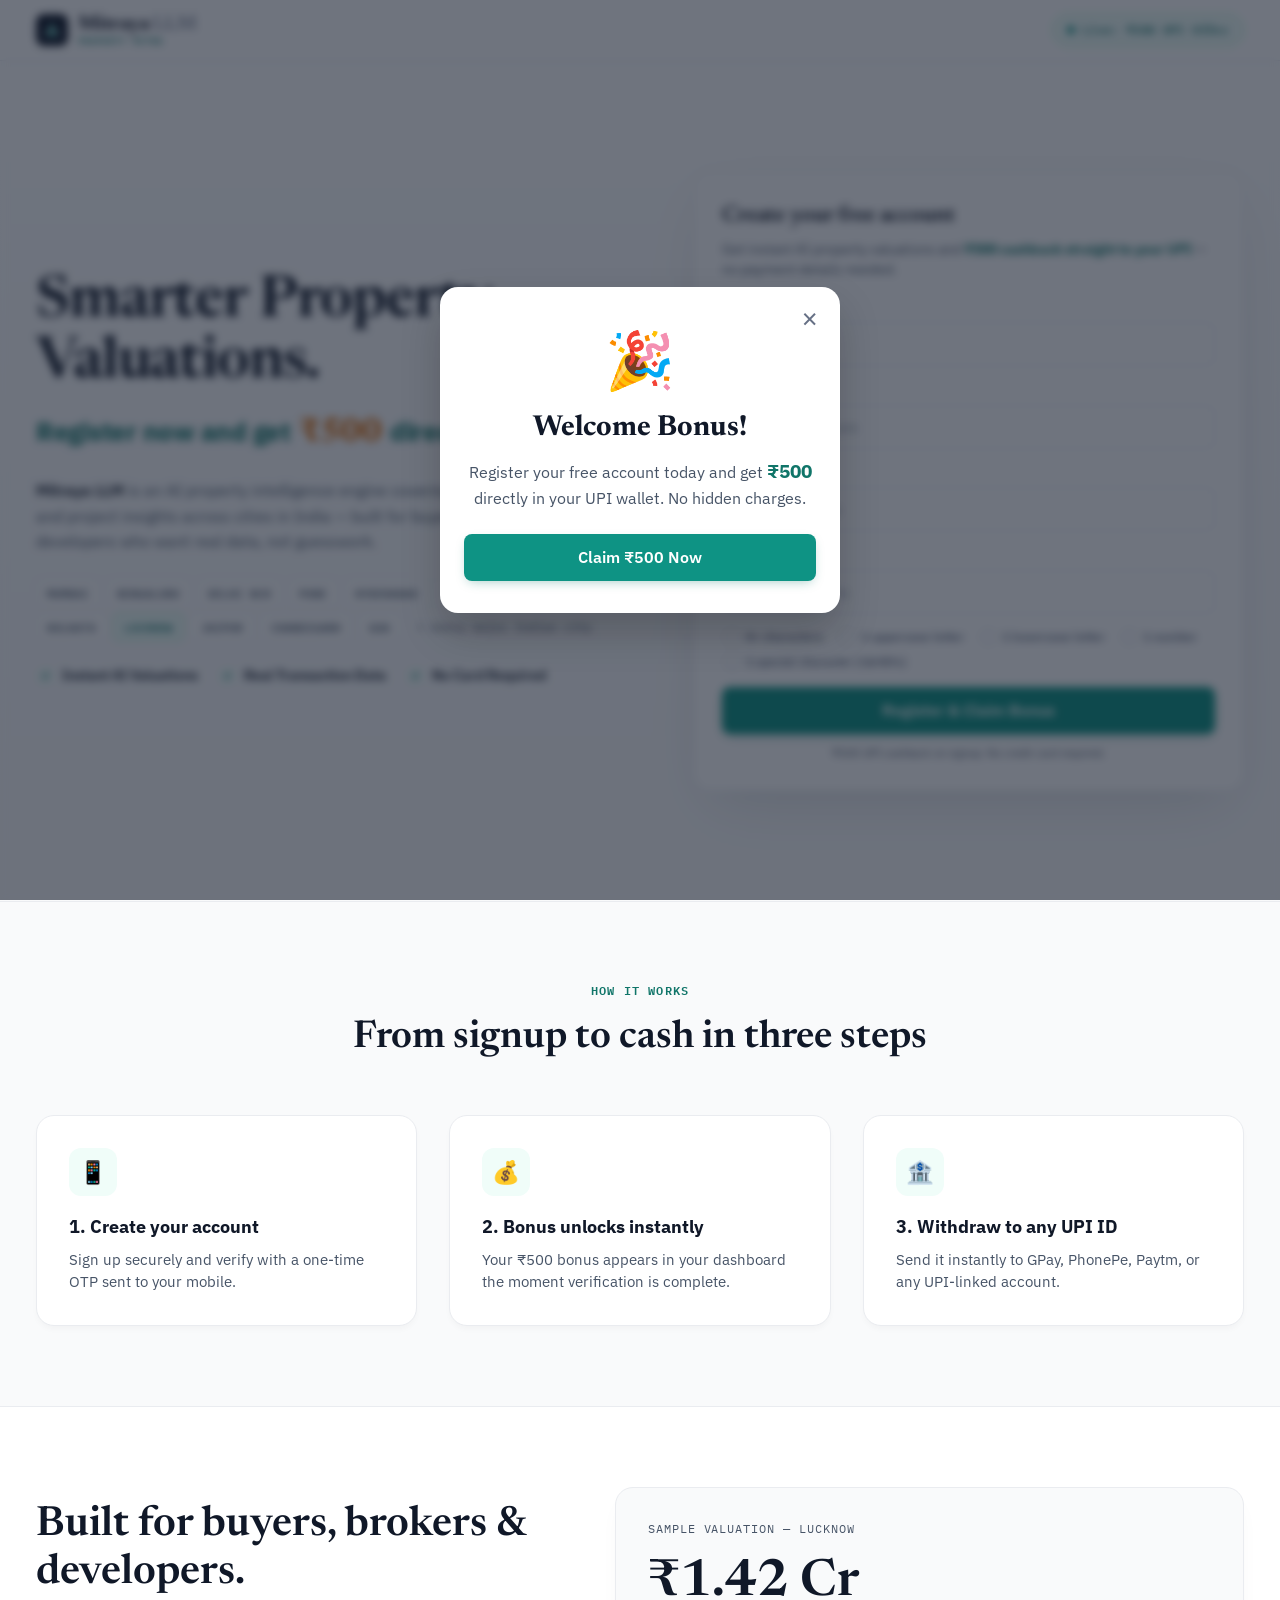
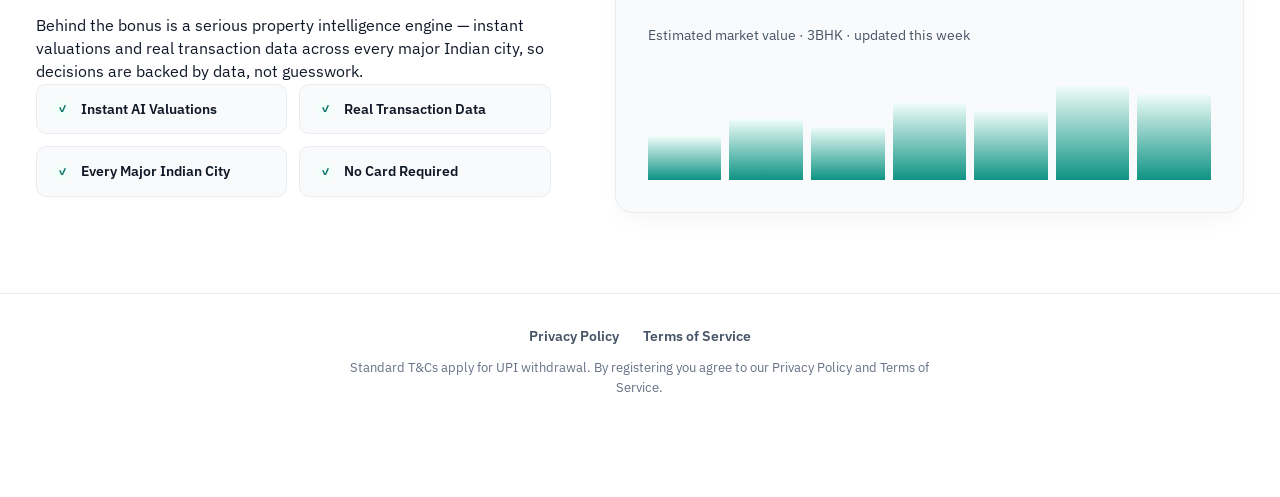
<file: index.html>
<!DOCTYPE html>
<html lang="en">

<head>
  <meta charset="UTF-8" />
  <meta name="viewport" content="width=device-width, initial-scale=1.0" />
  <title>Mitraya LLM — Property Mitra | Get ₹500 UPI Cashback on Signup</title>
  <meta name="description"
    content="Get instant AI-powered property valuations across every major Indian city. Register free and get ₹500 cashback directly to your UPI." />

  <!-- Fonts -->
  <link rel="preconnect" href="https://fonts.googleapis.com" />
  <link rel="preconnect" href="https://fonts.gstatic.com" crossorigin />
  <link
    href="https://fonts.googleapis.com/css2?family=IBM+Plex+Mono:wght@400;500;600;700&family=IBM+Plex+Sans:wght@400;500;600;700&family=Newsreader:ital,opsz,wght@0,6..72,500;0,6..72,600;0,6..72,700;1,6..72,500&display=swap"
    rel="stylesheet" />

  <style>
    /* ============================================================
   Mitraya LLM — "Property Mitra"
   ------------------------------------------------------------
   DESIGN PLAN: Light-mode, High-Trust Fintech UI.
   ============================================================ */

    :root {
      --ink: #101828;
      --ink-2: #1D2939;
      --ink-line: #EAECF0;
      --paper: #FFFFFF;
      --paper-2: #F9FAFB;
      --paper-line: #EAECF0;
      --teal: #0E9384;
      --teal-deep: #107569;
      --teal-soft: #F0FDF9;
      --gold: #F79009;
      --gold-deep: #DC6803;
      --gold-soft: #FEF0C7;
      --claim: #D92D20;
      --claim-deep: #B42318;
      --claim-soft: #FEF3F2;
      --slate: #475467;
      --slate-d: #667085;
      --white: #FFFFFF;
      --rust: #D92D20;

      --maxw: 1280px;
      --pad: clamp(14px, 3vw, 36px);
      --r: 12px;
      --r-lg: 18px;

      --shadow: 0 14px 36px -18px rgba(16, 24, 40, .1);
      --shadow-card: 0 22px 56px -20px rgba(16, 24, 40, .15);

      --ease: cubic-bezier(.22, .61, .36, 1);
    }

    /* ── RESET ───────────────────────────────────────────────── */
    * {
      box-sizing: border-box;
      margin: 0;
      padding: 0;
    }

    html,
    body {
      height: 100%;
    }

    body {
      font-family: 'IBM Plex Sans', system-ui, sans-serif;
      background: var(--paper-2);
      color: var(--ink);
      line-height: 1.45;
      -webkit-font-smoothing: antialiased;
      overflow-y: auto; 
      overflow-x: hidden;
    }

    a {
      color: inherit;
      text-decoration: none;
    }

    ul,
    ol {
      list-style: none;
    }

    strong {
      font-weight: 600;
    }

    button {
      font: inherit;
    }

    .wrap {
      width: 100%;
      max-width: var(--maxw);
      margin-inline: auto;
      padding-inline: var(--pad);
    }

    /* ── APP SHELL ───────────────────────────────────────────── */
    .app {
      min-height: 100vh;
      min-height: 100dvh;
      display: flex;
      flex-direction: column;
    }

    /* ── TOP BAR ─────────────────────────────────────────────── */
    .topbar {
      flex: 0 0 auto;
      background: rgba(255, 255, 255, .95);
      backdrop-filter: blur(10px);
      -webkit-backdrop-filter: blur(10px);
      position: sticky;
      top: 0;
      z-index: 50;
      border-bottom: 1px solid var(--paper-line);
    }

    .topbar-in {
      display: flex;
      align-items: center;
      justify-content: space-between;
      height: 60px;
      gap: 16px;
    }

    .offer-badge {
      display: inline-flex;
      align-items: center;
      gap: 7px;
      font-family: 'IBM Plex Mono', monospace;
      font-size: .75rem;
      font-weight: 600;
      letter-spacing: .03em;
      color: var(--teal-deep);
      background: var(--teal-soft);
      border: 1px solid #A6F4C5;
      padding: 6px 14px;
      border-radius: 999px;
      white-space: nowrap;
    }

    .brand {
      display: inline-flex;
      align-items: center;
      gap: 10px;
      font-weight: 700;
    }

    .brand-mark {
      width: 32px;
      height: 32px;
      border-radius: 8px;
      flex: 0 0 auto;
      background: var(--ink);
      display: grid;
      place-items: center;
      position: relative;
    }

    .brand-mark svg {
      width: 18px;
      height: 18px;
      display: block;
    }

    .brand-stack {
      display: flex;
      flex-direction: column;
      line-height: 1.08;
    }

    .brand-word {
      font-family: 'Newsreader', serif;
      font-size: 1.25rem;
      letter-spacing: -.01em;
      color: var(--ink);
    }

    .brand-word .dim {
      color: var(--slate-d);
      font-weight: 500;
    }

    .brand-tag {
      font-family: 'IBM Plex Mono', monospace;
      font-size: .55rem;
      font-weight: 600;
      letter-spacing: .12em;
      color: var(--teal-deep);
    }

    .live-dot {
      width: 8px;
      height: 8px;
      border-radius: 50%;
      background: var(--teal);
      animation: pulse 1.6s infinite;
      flex: 0 0 auto;
    }

    @keyframes pulse {
      0%, 100% { opacity: 1 }
      50% { opacity: .4 }
    }

    /* ── HERO: Clean light background ─────────────── */
    .hero {
      position: relative;
      flex: 1 1 auto;
      display: flex;
      align-items: center;
      min-height: calc(100dvh - 60px);
      padding-block: clamp(32px, 8vw, 64px);
      background:
        linear-gradient(180deg, rgba(255,255,255,0.92) 0%, rgba(249,250,251,0.97) 100%),
        url('https://images.unsplash.com/photo-1600585154340-be6161a56a0c?q=80&w=2400&auto=format&fit=crop')
          center / cover no-repeat;
    }

    .hero-grid {
      width: 100%;
      max-width: var(--maxw);
      margin-inline: auto;
      padding-inline: var(--pad);
      display: grid;
      grid-template-columns: 1.05fr .95fr;
      gap: clamp(24px, 4vw, 48px);
      align-items: center;
    }

    /* ── LEFT: PITCH ─────────────────────────────────────────── */
    .pitch {
      min-width: 0;
    }

    .hero-h {
      font-family: 'Newsreader', serif;
      font-weight: 600;
      font-size: clamp(2.4rem, 4.5vw, 3.8rem);
      line-height: 1.06;
      letter-spacing: -.02em;
      margin-bottom: 16px;
      color: var(--ink);
    }

    .hero-cash-line {
      display: inline-flex;
      align-items: baseline;
      gap: 8px;
      font-family: 'IBM Plex Sans', sans-serif;
      font-weight: 700;
      font-size: clamp(1.2rem, 2.2vw, 1.6rem);
      color: var(--teal-deep);
      margin-bottom: 20px;
      letter-spacing: -.01em;
    }

    .hero-cash-line .amt {
      font-family: 'Newsreader', serif;
      font-size: 1.3em;
      color: var(--gold-deep);
    }

    .hero-sub {
      font-size: clamp(1rem, 1.1vw, 1.12rem);
      color: var(--slate);
      max-width: 42em;
      margin-bottom: 24px;
      line-height: 1.6;
    }

    .hero-sub strong {
      color: var(--ink);
    }

    .coverage {
      display: flex;
      flex-wrap: wrap;
      gap: 6px;
      margin-bottom: 24px;
    }

    .coverage span {
      font-size: .7rem;
      font-weight: 600;
      color: var(--slate);
      background: var(--white);
      border: 1px solid var(--paper-line);
      padding: 5px 10px;
      border-radius: 6px;
      font-family: 'IBM Plex Mono', monospace;
    }

    .coverage span.active-city {
      background: var(--teal-soft);
      color: var(--teal-deep);
      border-color: #A6F4C5;
    }

    .coverage span.more {
      color: var(--slate-d);
      background: transparent;
      border: none;
    }

    .hero-trust {
      display: flex;
      flex-wrap: wrap;
      gap: 12px 20px;
      margin-bottom: 4px;
    }

    .hero-trust li {
      display: flex;
      align-items: center;
      gap: 8px;
      font-size: .9rem;
      color: var(--ink);
      font-weight: 600;
    }

    .tick {
      display: inline-grid;
      place-items: center;
      width: 18px;
      height: 18px;
      flex: 0 0 18px;
      border-radius: 50%;
      background: var(--teal-soft);
      color: var(--teal-deep);
      font-size: .65rem;
      font-weight: 700;
    }

    /* ── RIGHT: FORM CARD ────────────────────────────────────── */
    .form-card {
      background: var(--white);
      color: var(--ink);
      border-radius: var(--r-lg);
      box-shadow: var(--shadow-card);
      border: 1px solid var(--paper-line);
      padding: clamp(20px, 3vw, 28px);
      display: flex;
      flex-direction: column;
      position: relative;
    }

    /* Visually hide the timer to build trust without breaking the JS script */
    .timer-band {
      display: none !important;
    }

    .form-title {
      font-family: 'Newsreader', serif;
      font-size: 1.4rem;
      font-weight: 600;
      margin-bottom: 6px;
    }

    .form-title-sub {
      font-size: .85rem;
      color: var(--slate);
      margin-bottom: 18px;
      line-height: 1.5;
    }

    .form-title-sub .cashback {
      color: var(--teal-deep);
      font-weight: 700;
    }

    .field {
      margin-bottom: 14px;
    }

    .field label {
      display: block;
      font-size: .8rem;
      font-weight: 600;
      margin-bottom: 6px;
      color: var(--ink);
    }

    .field input {
      width: 100%;
      font: inherit;
      font-size: .95rem;
      color: var(--ink);
      background: var(--white);
      border: 1px solid var(--paper-line);
      border-radius: 8px;
      padding: 10px 14px;
      transition: border-color .15s, box-shadow .15s;
    }

    .field input::placeholder {
      color: #98A2B3;
    }

    .field input:focus {
      outline: none;
      border-color: var(--teal);
      box-shadow: 0 0 0 4px var(--teal-soft);
    }

    .field input.invalid {
      border-color: var(--rust);
    }

    .err {
      display: none;
      color: var(--rust);
      font-size: .75rem;
      margin-top: 5px;
      font-weight: 500;
    }

    .err.show {
      display: block;
    }

    /* ── PASSWORD REQUIREMENT CHECKLIST ───────────────────────── */
    .pw-checklist {
      display: flex;
      flex-wrap: wrap;
      gap: 8px 16px;
      margin: 4px 0 16px 2px;
    }

    .pw-check {
      display: flex;
      align-items: center;
      gap: 6px;
      font-size: .75rem;
      font-weight: 600;
      color: var(--slate-d);
      transition: color .15s;
    }

    .pw-check .pw-dot {
      width: 16px;
      height: 16px;
      flex: 0 0 16px;
      border-radius: 50%;
      border: 1px solid #D0D5DD;
      display: inline-grid;
      place-items: center;
      font-size: .65rem;
      color: transparent;
      transition: background .15s, border-color .15s, color .15s;
    }

    .pw-check.met {
      color: var(--teal-deep);
    }

    .pw-check.met .pw-dot {
      background: var(--teal-soft);
      border-color: var(--teal);
      color: var(--teal-deep);
    }

    .form-fine {
      font-size: .7rem;
      color: var(--slate);
      text-align: center;
      margin-top: 12px;
      line-height: 1.4;
    }

    /* ── BUTTONS ─────────────────────────────────────────────── */
    .btn {
      display: inline-flex;
      align-items: center;
      justify-content: center;
      gap: 8px;
      font-family: 'IBM Plex Sans', sans-serif;
      font-weight: 600;
      font-size: 1rem;
      padding: 12px 20px;
      border-radius: 8px;
      border: 0;
      cursor: pointer;
      transition: transform .16s var(--ease), box-shadow .16s var(--ease), background .16s var(--ease);
    }

    .btn-solid {
      background: var(--teal);
      color: #fff;
      box-shadow: 0 4px 12px -4px rgba(16, 117, 105, .4);
    }

    .btn-solid:hover {
      background: var(--teal-deep);
      transform: translateY(-1px);
      box-shadow: 0 6px 16px -4px rgba(16, 117, 105, .5);
    }

    .btn-block {
      width: 100%;
    }

    .btn:disabled {
      opacity: .6;
      cursor: not-allowed;
      transform: none;
      box-shadow: none;
    }

    /* ── STATES (OTP, DUPE) ──────────────────────────────────── */
    .form-state {
      text-align: center;
      padding: 12px 4px 4px;
    }

    .state-ico {
      width: 52px;
      height: 52px;
      border-radius: 50%;
      margin: 0 auto 16px;
      display: grid;
      place-items: center;
      font-size: 1.4rem;
      font-weight: 700;
    }

    .success .state-ico, .form-state .state-ico {
      background: var(--teal-soft);
      color: var(--teal-deep);
    }

    .dupe .state-ico {
      background: var(--claim-soft);
      color: var(--rust);
    }

    .form-state h3 {
      font-family: 'Newsreader', serif;
      font-size: 1.3rem;
      font-weight: 600;
      margin-bottom: 8px;
    }

    .form-state p {
      color: var(--slate);
      font-size: .9rem;
      margin-bottom: 20px;
    }

    .otp-input {
      letter-spacing: .5rem !important;
      text-align: center;
      font-family: 'IBM Plex Mono', monospace;
      font-size: 1.3rem !important;
    }

    /* ── HOW IT WORKS ────────────────────────────────────────── */
    .steps {
      background: var(--paper-2);
      border-top: 1px solid var(--paper-line);
      border-bottom: 1px solid var(--paper-line);
      padding-block: clamp(48px, 8vw, 80px);
    }

    .steps-head {
      text-align: center;
      margin-bottom: clamp(32px, 5vw, 48px);
    }

    .steps-eyebrow {
      font-family: 'IBM Plex Mono', monospace;
      font-size: .75rem;
      font-weight: 600;
      letter-spacing: .1em;
      color: var(--teal-deep);
      text-transform: uppercase;
      margin-bottom: 12px;
    }

    .steps-head h2 {
      font-family: 'Newsreader', serif;
      font-size: clamp(1.8rem, 3.2vw, 2.4rem);
      font-weight: 600;
      color: var(--ink);
    }

    .steps-row {
      display: grid;
      grid-template-columns: repeat(3, 1fr);
      gap: clamp(20px, 3.5vw, 32px);
    }

    .step-card {
      background: var(--white);
      border: 1px solid var(--paper-line);
      border-radius: var(--r-lg);
      padding: clamp(24px, 3vw, 32px);
      box-shadow: 0 4px 6px -1px rgba(16, 24, 40, .03);
    }

    .step-ico {
      width: 48px;
      height: 48px;
      border-radius: 12px;
      background: var(--teal-soft);
      color: var(--teal-deep);
      display: grid;
      place-items: center;
      font-size: 1.4rem;
      margin-bottom: 18px;
    }

    .step-card h3 {
      font-family: 'IBM Plex Sans', sans-serif;
      font-size: 1.1rem;
      font-weight: 700;
      margin-bottom: 8px;
      color: var(--ink);
    }

    .step-card p {
      font-size: .95rem;
      color: var(--slate);
      line-height: 1.5;
    }

    /* ── PRODUCT AUTHORITY ───────────────────────────────────── */
    .authority {
      background: var(--white);
      padding-block: clamp(48px, 8vw, 80px);
    }

    .authority-in {
      width: 100%;
      max-width: var(--maxw);
      margin-inline: auto;
      padding-inline: var(--pad);
      display: grid;
      grid-template-columns: .9fr 1.1fr;
      gap: clamp(32px, 5vw, 64px);
      align-items: center;
    }

    .authority h2 {
      font-family: 'Newsreader', serif;
      font-size: clamp(2rem, 3.5vw, 2.6rem);
      font-weight: 600;
      margin-bottom: 16px;
      line-height: 1.15;
      color: var(--ink);
    }

    .authority > div > p {
      color: var(--slate);
      font-size: 1.05rem;
      line-height: 1.6;
      margin-bottom: 24px;
      max-width: 36em;
    }

    .authority-grid {
      display: grid;
      grid-template-columns: 1fr 1fr;
      gap: 12px;
    }

    .authority-feat {
      background: var(--paper-2);
      border: 1px solid var(--paper-line);
      border-radius: 10px;
      padding: 14px 16px;
      font-size: .9rem;
      font-weight: 600;
      color: var(--ink);
      display: flex;
      align-items: center;
      gap: 10px;
    }

    .authority-visual {
      background: var(--paper-2);
      border: 1px solid var(--paper-line);
      border-radius: var(--r-lg);
      padding: 32px;
      box-shadow: 0 12px 24px -8px rgba(16, 24, 40, .05);
      min-height: 300px;
      display: flex;
      flex-direction: column;
      justify-content: center;
    }

    .authority-visual .avz-label {
      font-family: 'IBM Plex Mono', monospace;
      font-size: .75rem;
      letter-spacing: .08em;
      color: var(--slate);
      text-transform: uppercase;
      margin-bottom: 8px;
    }

    .authority-visual .avz-figure {
      font-family: 'Newsreader', serif;
      font-size: clamp(2.2rem, 4vw, 3.2rem);
      color: var(--ink);
      font-weight: 600;
      margin-bottom: 6px;
    }

    .authority-visual .avz-sub {
      font-size: .85rem;
      color: var(--slate);
      margin-bottom: 24px;
    }

    .avz-bars {
      display: flex;
      align-items: flex-end;
      gap: 8px;
      height: 110px;
    }

    .avz-bars span {
      flex: 1;
      background: linear-gradient(180deg, var(--teal-soft), var(--teal));
      border-radius: 4px 4px 0 0;
    }

    /* ── FOOTER ──────────────────────────────────────────────── */
    .site-footer {
      background: var(--white);
      border-top: 1px solid var(--paper-line);
      padding: 32px var(--pad) 100px;
      text-align: center;
    }

    .site-footer .foot-links {
      display: flex;
      justify-content: center;
      gap: 24px;
      flex-wrap: wrap;
      margin-bottom: 12px;
    }

    .site-footer a {
      color: var(--slate);
      font-size: .9rem;
      font-weight: 600;
    }

    .site-footer a:hover {
      color: var(--ink);
    }

    .site-footer .foot-fine {
      color: var(--slate-d);
      font-size: .8rem;
      max-width: 46em;
      margin-inline: auto;
      line-height: 1.5;
    }

    /* ── STICKY BOTTOM CTA (mobile) ──────────────────────────── */
    .sticky-cta {
      position: fixed;
      left: 0;
      right: 0;
      bottom: 0;
      z-index: 55;
      background: rgba(255, 255, 255, .98);
      backdrop-filter: blur(10px);
      -webkit-backdrop-filter: blur(10px);
      border-top: 1px solid var(--paper-line);
      padding: 12px var(--pad);
      display: none;
      align-items: center;
      justify-content: space-between;
      gap: 16px;
      box-shadow: 0 -4px 12px rgba(16, 24, 40, .05);
    }

    .sticky-cta .sc-label {
      color: var(--ink);
      font-size: .9rem;
      font-weight: 600;
    }

    .sticky-cta .sc-label b {
      color: var(--teal-deep);
    }

    .sticky-cta .btn {
      padding: 10px 18px;
      font-size: .9rem;
      white-space: nowrap;
    }

    /* ── ENTRY POPUP ───────────────────────────────────────── */
    .popup-overlay {
      position: fixed;
      inset: 0;
      background: rgba(16, 24, 40, 0.6);
      backdrop-filter: blur(4px);
      -webkit-backdrop-filter: blur(4px);
      z-index: 9999;
      display: flex;
      align-items: center;
      justify-content: center;
      padding: 20px;
      opacity: 0;
      visibility: hidden;
      transition: opacity 0.3s ease, visibility 0.3s ease;
    }

    .popup-overlay.show {
      opacity: 1;
      visibility: visible;
    }

    .popup-content {
      background: var(--white);
      border-radius: var(--r-lg);
      padding: 32px 24px;
      max-width: 400px;
      width: 100%;
      text-align: center;
      position: relative;
      transform: translateY(20px);
      transition: transform 0.3s var(--ease);
      box-shadow: 0 20px 40px rgba(0,0,0,0.2);
    }

    .popup-overlay.show .popup-content {
      transform: translateY(0);
    }

    .popup-close {
      position: absolute;
      top: 12px;
      right: 12px;
      background: none;
      border: none;
      font-size: 1.8rem;
      color: var(--slate-d);
      cursor: pointer;
      line-height: 1;
      padding: 4px 10px;
      transition: color 0.15s ease;
    }

    .popup-close:hover {
      color: var(--ink);
    }

    .popup-ico {
      font-size: 3.5rem;
      margin-bottom: 8px;
    }

    .popup-content h3 {
      font-family: 'Newsreader', serif;
      font-size: 1.8rem;
      color: var(--ink);
      margin-bottom: 8px;
    }

    .popup-content p {
      color: var(--slate);
      font-size: 1rem;
      margin-bottom: 24px;
      line-height: 1.5;
    }

    .popup-content .amt {
      color: var(--teal-deep);
      font-weight: 700;
      font-size: 1.2rem;
    }

    /* ── RESPONSIVE ──────────────────────────────────────────── */
    @media (max-width:900px) {
      .hero-grid {
        grid-template-columns: 1fr;
      }

      .coverage {
        display: none;
      }

      .steps-row {
        grid-template-columns: 1fr;
      }

      .authority-in {
        grid-template-columns: 1fr;
      }

      .authority-visual {
        order: -1;
      }
    }

    @media (max-width:600px) {
      .hero {
        min-height: auto;
        padding-block: 32px 40px;
      }

      .hero-grid {
        gap: 28px;
      }

      .hero-h {
        font-size: clamp(2rem, 8vw, 2.4rem);
      }

      .hero-cash-line {
        font-size: 1.15rem;
      }

      .authority-grid {
        grid-template-columns: 1fr;
      }

      .site-footer {
        padding-bottom: 110px;
      }

      .sticky-cta {
        display: flex;
      }
    }

    @media (prefers-reduced-motion:reduce) {
      * {
        animation: none !important;
        transition: none !important;
      }
    }
  </style>
</head>

<body>

  <!-- ── ENTRY POPUP ───────────────────────────────────────── -->
  <div class="popup-overlay" id="welcomePopup">
    <div class="popup-content">
      <button class="popup-close" id="closePopupBtn">&times;</button>
      <div class="popup-ico">🎉</div>
      <h3>Welcome Bonus!</h3>
      <p>Register your free account today and get <span class="amt">₹500</span> directly in your UPI wallet. No hidden charges.</p>
      <button class="btn btn-solid btn-block" id="claimPopupBtn">Claim ₹500 Now</button>
    </div>
  </div>

  <div class="app">

    <header class="topbar">
      <div class="wrap topbar-in">
        <a href="/" class="brand">
          <span class="brand-mark">
            <svg viewBox="0 0 24 24" fill="none" xmlns="http://www.w3.org/2000/svg">
              <path d="M12 2L21 20H3L12 2Z" fill="#F0FDF9" />
              <path d="M12 2L16.5 20H7.5L12 2Z" fill="#0E9384" />
            </svg>
          </span>
          <span class="brand-stack">
            <span class="brand-word">Mitraya <span class="dim">LLM</span></span>
            <span class="brand-tag">PROPERTY MITRA</span>
          </span>
        </a>
        <span class="offer-badge"><span class="live-dot"></span> Live: ₹500 UPI Offer</span>
      </div>
    </header>

    <main>

      <!-- ── HERO ────────────────────────────────────────────────── -->
      <section class="hero">
        <div class="hero-grid">

          <!-- ── LEFT: PITCH ─────────────────────────────────────── -->
          <div class="pitch">

            <h1 class="hero-h">Smarter Property Valuations.</h1>

            <div class="hero-cash-line">Register now and get <span class="amt">₹500</span> directly in your UPI.</div>

            <p class="hero-sub">
              <strong>Mitraya LLM</strong> is an AI property intelligence engine covering valuations, price
              trends, and project insights across cities in India — built for buyers, investors, brokers, and developers
              who want real data, not guesswork.
            </p>

            <div class="coverage">
              <span>MUMBAI</span><span>BENGALURU</span><span>DELHI NCR</span>
              <span>PUNE</span><span>HYDERABAD</span><span>CHENNAI</span>
              <span>AHMEDABAD</span><span>KOLKATA</span><span class="active-city">LUCKNOW</span>
              <span>JAIPUR</span><span>CHANDIGARH</span><span>GOA</span>
              <span class="more">+ every major Indian city</span>
            </div>

            <ul class="hero-trust">
              <li><span class="tick">✓</span> Instant AI Valuations</li>
              <li><span class="tick">✓</span> Real Transaction Data</li>
              <li><span class="tick">✓</span> No Card Required</li>
            </ul>

          </div>

          <!-- ── RIGHT: FORM CARD ────────────────────────────────── -->
          <div class="form-card" id="formCard">

            <!-- Hidden timer band (keeps JS functioning while removing visual dark pattern) -->
            <div class="timer-band">
              <div class="timer-band-l"><span class="live-dot"></span> ₹500 UPI bonus — this visit</div>
              <div class="timer-clock" id="offerTimer">04:45</div>
            </div>

            <!-- STEP 1: REGISTRATION FORM -->
            <form id="regForm" novalidate>
              <div class="form-title">Create your free account</div>
              <div class="form-title-sub">Get instant AI property valuations and <span class="cashback">₹500 cashback straight to your UPI</span> — no payment details needed.</div>

              <div class="field">
                <label for="full_name">Full Name</label>
                <input id="full_name" type="text" placeholder="e.g. Tanmay P" required autocomplete="name" />
                <span class="err" data-err="full_name">Please enter your name.</span>
              </div>

              <div class="field">
                <label for="email">Email Address</label>
                <input id="email" type="email" placeholder="you@domain.com" required autocomplete="email" />
                <span class="err" data-err="email">Enter a valid email.</span>
              </div>

              <div class="field">
                <label for="mobile">Mobile Number</label>
                <input id="mobile" type="tel" maxlength="10" placeholder="10-digit mobile" required autocomplete="tel" />
                <span class="err" data-err="mobile">Enter a valid 10-digit mobile.</span>
              </div>

              <div class="field">
                <label for="password">Password</label>
                <input id="password" type="password" placeholder="e.g. Mitra@2026" required autocomplete="new-password" />
                <span class="err" data-err="password">Password must be 8+ chars, include 1 uppercase, 1 lowercase, 1 number, and 1 special char.</span>
              </div>

              <div class="pw-checklist">
                <span class="pw-check" id="pwCheckLen"><span class="pw-dot">✓</span> 8+ characters</span>
                <span class="pw-check" id="pwCheckUpper"><span class="pw-dot">✓</span> 1 uppercase letter</span>
                <span class="pw-check" id="pwCheckLower"><span class="pw-dot">✓</span> 1 lowercase letter</span>
                <span class="pw-check" id="pwCheckNumber"><span class="pw-dot">✓</span> 1 number</span>
                <span class="pw-check" id="pwCheckSpecial"><span class="pw-dot">✓</span> 1 special character (!@#$%)</span>
              </div>

              <button id="submitRegBtn" type="submit" class="btn btn-solid btn-block">
                Register &amp; Claim Bonus
              </button>
              <p class="form-fine">₹500 UPI cashback on signup. No credit card required.</p>
            </form>

            <!-- STEP 2: OTP VERIFICATION -->
            <form id="otpForm" class="form-state" style="display:none;" novalidate>
              <div class="state-ico">✉️</div>
              <h3>Verify your account</h3>
              <p>We've sent a 6-digit code to your email/mobile. Enter it below to unlock your ₹500 UPI bonus.</p>

              <div class="field">
                <input id="otpCode" class="otp-input" type="text" maxlength="6" placeholder="------" required />
                <span class="err" data-err="otpCode">Please enter the 6 digit code.</span>
              </div>

              <button id="submitOtpBtn" type="submit" class="btn btn-solid btn-block">
                Verify &amp; unlock ₹500 bonus
              </button>
            </form>

            <!-- DUPLICATE/EXISTING USER STATE -->
            <div id="dupeState" class="form-state dupe" style="display:none;">
              <div class="state-ico">↻</div>
              <h3>Account already exists</h3>
              <p id="dupeMsg">This mobile or email is already registered with Mitraya.</p>
              <button onclick="window.location.href='https://app.mitrayallm.com/'" class="btn btn-solid btn-block">
                Go to Login
              </button>
            </div>

          </div>

        </div>
      </section>

      <!-- ── HOW IT WORKS ────────────────────────────────────────── -->
      <section class="steps">
        <div class="wrap">
          <div class="steps-head">
            <div class="steps-eyebrow">How it works</div>
            <h2>From signup to cash in three steps</h2>
          </div>
          <div class="steps-row">
            <div class="step-card">
              <div class="step-ico">📱</div>
              <h3>1. Create your account</h3>
              <p>Sign up securely and verify with a one-time OTP sent to your mobile.</p>
            </div>
            <div class="step-card">
              <div class="step-ico">💰</div>
              <h3>2. Bonus unlocks instantly</h3>
              <p>Your ₹500 bonus appears in your dashboard the moment verification is complete.</p>
            </div>
            <div class="step-card">
              <div class="step-ico">🏦</div>
              <h3>3. Withdraw to any UPI ID</h3>
              <p>Send it instantly to GPay, PhonePe, Paytm, or any UPI-linked account.</p>
            </div>
          </div>
        </div>
      </section>

      <!-- ── PRODUCT AUTHORITY ───────────────────────────────────── -->
      <section class="authority">
        <div class="authority-in">
          <div>
            <h2>Built for buyers, brokers &amp; developers.</h2>
            <p>Behind the bonus is a serious property intelligence engine — instant valuations and real transaction data across every major Indian city, so decisions are backed by data, not guesswork.</p>
            <div class="authority-grid">
              <div class="authority-feat"><span class="tick">✓</span> Instant AI Valuations</div>
              <div class="authority-feat"><span class="tick">✓</span> Real Transaction Data</div>
              <div class="authority-feat"><span class="tick">✓</span> Every Major Indian City</div>
              <div class="authority-feat"><span class="tick">✓</span> No Card Required</div>
            </div>
          </div>
          <div class="authority-visual">
            <div class="avz-label">Sample valuation — Lucknow</div>
            <div class="avz-figure">₹1.42 Cr</div>
            <div class="avz-sub">Estimated market value · 3BHK · updated this week</div>
            <div class="avz-bars">
              <span style="height:40%"></span><span style="height:55%"></span>
              <span style="height:48%"></span><span style="height:70%"></span>
              <span style="height:62%"></span><span style="height:85%"></span>
              <span style="height:78%"></span>
            </div>
          </div>
        </div>
      </section>

      <!-- ── FOOTER ───────────────────────────────────────────────── -->
      <footer class="site-footer">
        <div class="foot-links">
          <a href="/privacy">Privacy Policy</a>
          <a href="/terms">Terms of Service</a>
        </div>
        <p class="foot-fine">Standard T&amp;Cs apply for UPI withdrawal. By registering you agree to our Privacy Policy and Terms of Service.</p>
      </footer>

    </main>

    <!-- ── STICKY BOTTOM CTA (mobile) ────────────────────────────── -->
    <div class="sticky-cta">
      <span class="sc-label">Get <b>₹500</b> to your UPI on signup</span>
      <a href="#formCard" class="btn btn-solid">Claim Bonus</a>
    </div>

  </div>

  <script>
    /* ============================================================
       Mitraya LLM — Frontend Logic
       ------------------------------------------------------------
       1) POST /api/realstate/register (Local backend check)
       2) POST /api/realstate/verify (Local backend + External API)
       3) GET Convert API (Only fires if Verify is 200 OK)
       ============================================================ */

    const BACKEND_BASE = 'https://asia-south1-deploying-4c386.cloudfunctions.net/leadgeneration_api';
    const CONVERT_URL = 'https://asia-south1-deploying-4c386.cloudfunctions.net/global_api/api/convert';
    const DEFAULT_PAYOUT = '0.3';

    // ── POPUP LOGIC ───────────────────────────────────────────
    window.addEventListener('DOMContentLoaded', () => {
      const popup = document.getElementById('welcomePopup');
      const closeBtn = document.getElementById('closePopupBtn');
      const claimBtn = document.getElementById('claimPopupBtn');

      // Show popup after a 600ms delay for a smooth entrance
      setTimeout(() => {
        popup.classList.add('show');
      }, 600);

      const closePopup = () => {
        popup.classList.remove('show');
        // Optional: smoothly scroll to the form and focus the first input
        document.getElementById('full_name').focus();
      };

      closeBtn.addEventListener('click', closePopup);
      claimBtn.addEventListener('click', closePopup);

      // Close popup if user clicks on the dark overlay background
      popup.addEventListener('click', (e) => {
        if (e.target === popup) closePopup();
      });
    });

    // DOM Helpers
    const byId = id => document.getElementById(id);
    const toggleErr = (id, show) => {
      document.querySelector(`.err[data-err="${id}"]`).classList.toggle('show', show);
      byId(id).classList.toggle('invalid', show);
    };


    // Password rule: 8+ chars, 1 uppercase letter, 1 lowercase letter, 1 number, 1 special character.
    // Matches what the checklist under the field displays.
    const PW_SPECIAL_RE = /[!@#$%^&*(),.?":{}|<>_\-+=~`[\];'\\/]/;
    const PW_UPPER_RE = /[A-Z]/;
    const PW_LOWER_RE = /[a-z]/;
    const PW_NUMBER_RE = /[0-9]/;
    const pwMeetsLength = pw => pw.length >= 8;
    const pwMeetsSpecial = pw => PW_SPECIAL_RE.test(pw);
    const pwMeetsUpper = pw => PW_UPPER_RE.test(pw);
    const pwMeetsLower = pw => PW_LOWER_RE.test(pw);
    const pwMeetsNumber = pw => PW_NUMBER_RE.test(pw);

    // Live checklist: toggles the dots as the user types.
    byId('password').addEventListener('input', e => {
      const pw = e.target.value;
      byId('pwCheckLen').classList.toggle('met', pwMeetsLength(pw));
      byId('pwCheckUpper').classList.toggle('met', pwMeetsUpper(pw));
      byId('pwCheckLower').classList.toggle('met', pwMeetsLower(pw));
      byId('pwCheckNumber').classList.toggle('met', pwMeetsNumber(pw));
      byId('pwCheckSpecial').classList.toggle('met', pwMeetsSpecial(pw));
    });

    // URL Params Extractor for S2S Tracking
    function getTrackingParams() {
      const q = new URLSearchParams(window.location.search);
      return {
        pid: q.get('pid') || null,
        oid: q.get('oid') || null,
        clid: q.get('clid') || null,
        sub1: q.get('sub1') || null,
        zone: q.get('zone') || q.get('sub2') || null,
        utm_source: q.get('utm_source') || null,
        cost: q.get('cost') || null,
        payout: q.get('payout') || DEFAULT_PAYOUT,
        goal: '1',
        landingUrl: window.location.href
      };
    }

    // Postback Trigger (Fires strictly on successful verification)
    function sendConversion(tracking) {
      if (!tracking.clid && !tracking.pid) return; // Prevent empty fires

      let url = `${CONVERT_URL}?goal=1&payout=${encodeURIComponent(tracking.payout)}`;
      ['pid', 'oid', 'clid', 'sub1', 'zone', 'utm_source', 'cost'].forEach(key => {
        if (tracking[key]) url += `&${key}=${encodeURIComponent(tracking[key])}`;
      });

      console.log('Firing Conversion Postback:', url);
      fetch(url).catch(e => console.error('Conversion tracking error:', e));
    }

    // Global State
    let pendingUser = null;

    /* ── STEP 1: Registration Handler ─────────────────────────── */
    byId('regForm').addEventListener('submit', async (e) => {
      e.preventDefault();

      const fn = byId('full_name').value.trim();
      const em = byId('email').value.trim();
      const mb = byId('mobile').value.trim();
      const pw = byId('password').value;

      let valid = true;
      if (fn.length < 2) { toggleErr('full_name', true); valid = false; } else toggleErr('full_name', false);
      if (!/^[^\s@]+@[^\s@]+\.[^\s@]+$/.test(em)) { toggleErr('email', true); valid = false; } else toggleErr('email', false);
      if (!/^[6-9]\d{9}$/.test(mb)) { toggleErr('mobile', true); valid = false; } else toggleErr('mobile', false);
      
      // Full password validation: length, uppercase, lowercase, number, special char
      if (!pwMeetsLength(pw) || !pwMeetsUpper(pw) || !pwMeetsLower(pw) || !pwMeetsNumber(pw) || !pwMeetsSpecial(pw)) { toggleErr('password', true); valid = false; } else toggleErr('password', false);

      if (!valid) return;

      const btn = byId('submitRegBtn');
      btn.disabled = true; btn.textContent = 'Registering…';

      pendingUser = { full_name: fn, email: em, mobile: mb, password: pw, tracking: getTrackingParams() };

      try {
        const res = await fetch(`${BACKEND_BASE}/api/realstate/register`, {
          method: 'POST',
          headers: { 'Content-Type': 'application/json' },
          body: JSON.stringify({ full_name: fn, email: em, mobile: mb, password: pw })
        });

        const data = await res.json();

        if (res.status === 409) {
          byId('regForm').style.display = 'none';
          byId('dupeState').style.display = 'block';

          // Construct the login URL with the submitted email/mobile as query params
          const targetEmail = encodeURIComponent(em);
          const targetMobile = encodeURIComponent(mb);
          const loginUrl = `https://app.mitrayallm.com/login?email=${targetEmail}&mobile=${targetMobile}`;

          // 1. If you have a "Go to Login" button in your HTML (inside #dupeState), attach the link:
          const loginBtn = document.querySelector('#dupeState button') || document.querySelector('#dupeState a');
          if (loginBtn) {
            loginBtn.onclick = () => { window.location.href = loginUrl; };
          }

          // 2. Redirect automatically after 2.5 seconds
          setTimeout(() => {
            window.location.href = loginUrl;
          }, 2500);

          return;
        }

        if (!res.ok) throw new Error(data.message || 'Registration failed');

        byId('regForm').style.display = 'none';
        byId('otpForm').style.display = 'block';

      } catch (err) {
        alert(err.message);
        btn.disabled = false; btn.textContent = 'Register & Claim Bonus';
      }
    });

    /* ── STEP 2: OTP Verification Handler ─────────────────────── */
    byId('otpForm').addEventListener('submit', async (e) => {
      e.preventDefault();
      const code = byId('otpCode').value.trim();

      if (code.length < 4) { toggleErr('otpCode', true); return; } else toggleErr('otpCode', false);

      const btn = byId('submitOtpBtn');
      btn.disabled = true; btn.textContent = 'Verifying…';

      try {
        const res = await fetch(`${BACKEND_BASE}/api/realstate/verify`, {
          method: 'POST',
          headers: { 'Content-Type': 'application/json' },
          body: JSON.stringify({ ...pendingUser, code: code })
        });

        const data = await res.json();
        if (!res.ok) throw new Error(data.message || 'Invalid verification code');

        sendConversion(pendingUser.tracking);

        btn.textContent = 'Success! Redirecting…';
        btn.style.background = '#107569';

        const userEmail = encodeURIComponent(pendingUser.email);
        setTimeout(() => {
          window.location.href = `https://app.mitrayallm.com/login?email=${userEmail}`;
        }, 1000);

      } catch (err) {
        alert(err.message);
        btn.disabled = false; btn.textContent = 'Verify & unlock ₹500 bonus';
      }
    });

    // Enforce numbers only on mobile input
    byId('mobile').addEventListener('input', e => e.target.value = e.target.value.replace(/\D/g, '').slice(0, 10));

    /* ── FOMO COUNTDOWN — 5:00 rolling window from page load ──── */
    (function startOfferTimer() {
      const el = byId('offerTimer');
      let remaining = 5 * 60; // seconds

      function render() {
        const m = Math.floor(remaining / 60).toString().padStart(2, '0');
        const s = (remaining % 60).toString().padStart(2, '0');
        el.textContent = `${m}:${s}`;
      }
      render();

      const iv = setInterval(() => {
        remaining -= 1;
        if (remaining <= 0) {
          remaining = 0;
          render();
          el.textContent = 'Refreshing…';
          setTimeout(() => { remaining = 5 * 60; render(); }, 1500);
          clearInterval(iv);
          startOfferTimer();
          return;
        }
        render();
      }, 1000);
    })();
  </script>
</body>

</html>
</file>
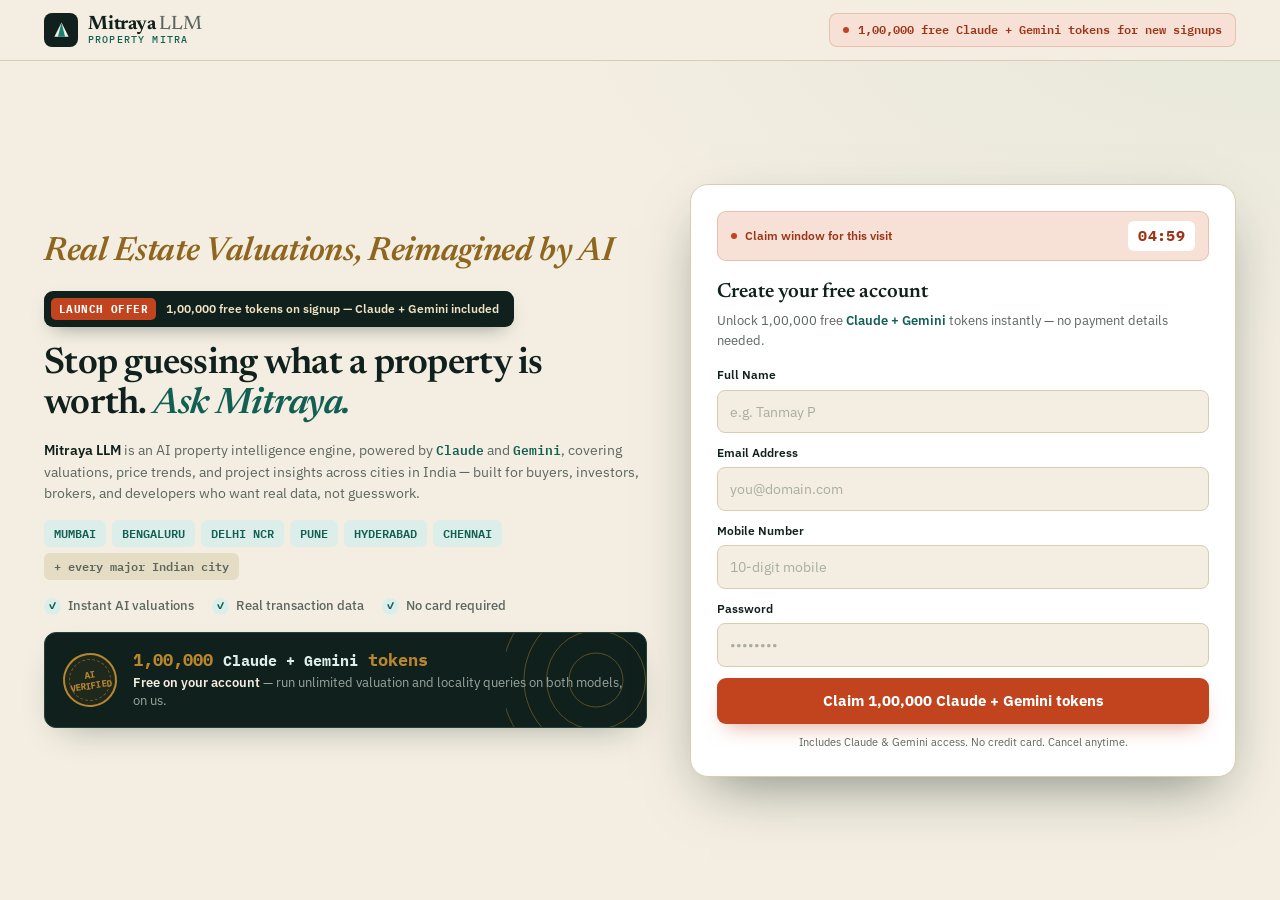
<file: index_old.html>
<!DOCTYPE html>
<html lang="en">

<head>
  <meta charset="UTF-8" />
  <meta name="viewport" content="width=device-width, initial-scale=1.0" />
  <title>Mitraya LLM — Property Mitra | Free AI Property Intelligence</title>
  <meta name="description"
    content="Get instant AI-powered property valuations across every major Indian city. Register now and claim 1,00,000 free Claude + Gemini tokens for property analysis." />

  <!-- Fonts -->
  <link rel="preconnect" href="https://fonts.googleapis.com" />
  <link rel="preconnect" href="https://fonts.gstatic.com" crossorigin />
  <link
    href="https://fonts.googleapis.com/css2?family=IBM+Plex+Mono:wght@400;500;600;700&family=IBM+Plex+Sans:wght@400;500;600;700&family=Newsreader:ital,opsz,wght@0,6..72,500;0,6..72,600;0,6..72,700;1,6..72,500&display=swap"
    rel="stylesheet" />

  <style>
    /* ============================================================
   Mitraya LLM — "Property Mitra"
   ------------------------------------------------------------
   DESIGN PLAN
   Subject   : an AI reading land-transaction records to price
               Indian property — closer to a surveyor's instrument
               than a generic SaaS dashboard.
   Palette   : pine-ink ground (not navy), aged-parchment paper,
               signal teal (the "AI reads the data" accent),
               survey gold (valuation/currency), claim-red (urgency)
   Type      : Newsreader (display serif, editorial/trustworthy)
               + IBM Plex Sans (body) + IBM Plex Mono (data figures)
   Signature : topographic contour rings behind the valuation
               figure + a rotated "surveyor's stamp" badge —
               literalizes "we survey the data" instead of a
               generic gradient blob or numbered-step layout.
   ============================================================ */

    :root {
      --ink: #10201C;
      /* pine-black ground, not navy   */
      --ink-2: #172B25;
      --ink-line: #25423A;
      --paper: #F3EEE1;
      /* aged parchment                */
      --paper-2: #E5DCC4;
      --paper-line: #D8CDAE;
      --teal: #1B8272;
      /* signal accent — AI reads data */
      --teal-deep: #125F53;
      --teal-soft: #DCEEEA;
      --gold: #B8862E;
      /* survey gold — valuation/value */
      --gold-deep: #8E661F;
      --gold-soft: #F0E2C2;
      --claim: #C1441E;
      /* claim-red — urgency/offer     */
      --claim-deep: #9C3517;
      --claim-soft: #F7E1D6;
      --slate: #5C6660;
      --slate-d: #9AA69E;
      --white: #FFFFFF;
      --rust: #B33B2C;

      --maxw: 1280px;
      --pad: clamp(18px, 3.6vw, 44px);
      --r: 12px;
      --r-lg: 18px;

      --shadow: 0 14px 36px -18px rgba(16, 32, 28, .4);
      --shadow-card: 0 22px 56px -20px rgba(16, 32, 28, .55);

      --ease: cubic-bezier(.22, .61, .36, 1);
    }

    /* ── RESET ───────────────────────────────────────────────── */
    * {
      box-sizing: border-box;
      margin: 0;
      padding: 0;
    }

    html,
    body {
      height: 100%;
    }

    body {
      font-family: 'IBM Plex Sans', system-ui, sans-serif;
      background: var(--paper);
      color: var(--ink);
      line-height: 1.5;
      -webkit-font-smoothing: antialiased;
      overflow: hidden;
      /* single viewport — no page scroll on desktop */
    }

    a {
      color: inherit;
      text-decoration: none;
    }

    ul,
    ol {
      list-style: none;
    }

    strong {
      font-weight: 600;
    }

    button {
      font: inherit;
    }

    .wrap {
      width: 100%;
      max-width: var(--maxw);
      margin-inline: auto;
      padding-inline: var(--pad);
    }

    /* ── APP SHELL ───────────────────────────────────────────── */
    .app {
      height: 100vh;
      height: 100dvh;
      display: flex;
      flex-direction: column;
      background:
        radial-gradient(1200px 600px at 100% 0%, rgba(27, 130, 114, .06), transparent 60%),
        var(--paper);
    }

    /* ── TOP BAR ─────────────────────────────────────────────── */
    .topbar {
      flex: 0 0 auto;
      border-bottom: 1px solid var(--paper-line);
      background: var(--paper);
      z-index: 50;
    }

    .topbar-in {
      display: flex;
      align-items: center;
      justify-content: space-between;
      height: 60px;
      gap: 16px;
    }

    .brand {
      display: inline-flex;
      align-items: center;
      gap: 10px;
      font-weight: 700;
    }

    .brand-mark {
      width: 34px;
      height: 34px;
      border-radius: 8px;
      flex: 0 0 auto;
      background: var(--ink);
      display: grid;
      place-items: center;
      position: relative;
    }

    .brand-mark svg {
      width: 19px;
      height: 19px;
      display: block;
    }

    .brand-stack {
      display: flex;
      flex-direction: column;
      line-height: 1.08;
    }

    .brand-word {
      font-family: 'Newsreader', serif;
      font-size: 1.22rem;
      letter-spacing: -.01em;
    }

    .brand-word .dim {
      color: var(--slate);
      font-weight: 500;
    }

    .brand-tag {
      font-family: 'IBM Plex Mono', monospace;
      font-size: .6rem;
      font-weight: 500;
      letter-spacing: .12em;
      color: var(--teal-deep);
    }

    .topbar-offer {
      display: flex;
      align-items: center;
      gap: 9px;
      font-family: 'IBM Plex Mono', monospace;
      font-size: .74rem;
      font-weight: 600;
      color: var(--claim-deep);
      background: var(--claim-soft);
      padding: 7px 13px;
      border-radius: 8px;
      border: 1px solid rgba(193, 68, 30, .22);
      white-space: nowrap;
    }

    .live-dot {
      width: 6px;
      height: 6px;
      border-radius: 50%;
      background: var(--claim);
      animation: pulse 1.6s infinite;
      flex: 0 0 auto;
    }

    @keyframes pulse {

      0%,
      100% {
        opacity: 1
      }

      50% {
        opacity: .3
      }
    }

    /* ── MAIN STAGE ──────────────────────────────────────────── */
    .stage {
      flex: 1 1 auto;
      min-height: 0;
      display: flex;
      align-items: stretch;
    }

    .stage-grid {
      width: 100%;
      max-width: var(--maxw);
      margin-inline: auto;
      padding-inline: var(--pad);
      display: grid;
      grid-template-columns: 1.05fr .95fr;
      gap: clamp(24px, 3.4vw, 56px);
      align-items: center;
      min-height: 0;
    }

    /* ── LEFT: PITCH ─────────────────────────────────────────── */
    .pitch {
      min-width: 0;
    }

    /* value-h2 — plain statement of what the user gets, replaces the
   old decorative skyline bar so the offer is legible at a glance */
    .value-h2 {
      font-family: 'Newsreader', serif;
      font-style: italic;
      font-weight: 600;
      font-size: clamp(1.5rem, 2.6vw, 2.15rem);
      letter-spacing: -.01em;
      color: var(--gold-deep);
      margin-bottom: 18px;
      line-height: 1.2;
      max-width: 100%;
    }

    .offer-pill {
      display: inline-flex;
      align-items: center;
      gap: 10px;
      background: var(--ink);
      color: var(--gold-soft);
      padding: 7px 15px 7px 7px;
      border-radius: 9px;
      font-size: .76rem;
      font-weight: 600;
      margin-bottom: 18px;
      box-shadow: 0 8px 20px -10px rgba(16, 32, 28, .55);
    }

    .offer-pill .tag {
      background: var(--claim);
      color: #fff;
      font-family: 'IBM Plex Mono', monospace;
      font-weight: 700;
      font-size: .68rem;
      padding: 3px 8px;
      border-radius: 5px;
      letter-spacing: .04em;
    }

    .hero-h {
      font-family: 'Newsreader', serif;
      font-weight: 600;
      font-size: clamp(1.7rem, 2.85vw, 2.8rem);
      line-height: 1.09;
      letter-spacing: -.02em;
      margin-bottom: 14px;
    }

    .survey-underline {
      position: relative;
      white-space: nowrap;
      color: var(--teal-deep);
      font-style: italic;
    }

    .survey-underline::after {
      content: "";
      position: absolute;
      left: -.05em;
      right: -.05em;
      bottom: .05em;
      height: .36em;
      background: var(--gold-soft);
      z-index: -1;
      border-radius: 2px;
    }

    .hero-sub {
      font-size: clamp(.9rem, 1.05vw, 1rem);
      color: var(--slate);
      max-width: 44em;
      margin-bottom: 16px;
    }

    .hero-sub strong {
      color: var(--ink);
    }

    .hero-sub .model-name {
      font-family: 'IBM Plex Mono', monospace;
      font-size: .92em;
      font-weight: 600;
      color: var(--teal-deep);
    }

    .coverage {
      display: flex;
      flex-wrap: wrap;
      gap: 6px;
      margin-bottom: 16px;
    }

    .coverage span {
      font-size: .72rem;
      font-weight: 600;
      color: var(--teal-deep);
      background: var(--teal-soft);
      padding: 5px 10px;
      border-radius: 6px;
      font-family: 'IBM Plex Mono', monospace;
    }

    .coverage span.more {
      color: var(--slate);
      background: var(--paper-2);
    }

    .hero-trust {
      display: flex;
      flex-wrap: wrap;
      gap: 11px 18px;
      margin-bottom: 16px;
    }

    .hero-trust li {
      display: flex;
      align-items: center;
      gap: 7px;
      font-size: .82rem;
      color: var(--slate);
      font-weight: 500;
    }

    .tick {
      display: inline-grid;
      place-items: center;
      width: 17px;
      height: 17px;
      flex: 0 0 17px;
      border-radius: 50%;
      background: var(--teal-soft);
      color: var(--teal-deep);
      font-size: .6rem;
      font-weight: 700;
    }

    /* ── TOKEN OFFER CARD — signature element ───────────────────
   Topographic contour rings + rotated survey stamp, echoing a
   surveyor's official mark on a land document.                */
    .token-card {
      position: relative;
      overflow: hidden;
      display: flex;
      align-items: center;
      gap: 16px;
      background: var(--ink);
      color: var(--paper);
      border-radius: var(--r);
      padding: 16px 18px;
      box-shadow: var(--shadow);
      border: 1px solid var(--ink-line);
    }

    .contour-rings {
      position: absolute;
      right: -40px;
      top: 50%;
      transform: translateY(-50%);
      width: 180px;
      height: 180px;
      pointer-events: none;
      opacity: .5;
    }

    .contour-rings svg {
      width: 100%;
      height: 100%;
    }

    .stamp {
      flex: 0 0 auto;
      width: 54px;
      height: 54px;
      border-radius: 50%;
      border: 2px solid var(--gold);
      display: grid;
      place-items: center;
      transform: rotate(-8deg);
      position: relative;
      z-index: 1;
      background: rgba(184, 134, 46, .08);
    }

    .stamp::before {
      content: "";
      position: absolute;
      inset: 4px;
      border-radius: 50%;
      border: 1px dashed rgba(184, 134, 46, .55);
    }

    .stamp-txt {
      font-family: 'IBM Plex Mono', monospace;
      font-weight: 700;
      font-size: .58rem;
      color: var(--gold);
      text-align: center;
      line-height: 1.2;
      letter-spacing: .02em;
    }

    .token-copy {
      position: relative;
      z-index: 1;
      min-width: 0;
    }

    .token-copy .num {
      font-family: 'IBM Plex Mono', monospace;
      font-weight: 700;
      font-size: 1.05rem;
      color: var(--gold);
      display: block;
      margin-bottom: 2px;
      line-height: 1.35;
    }

    .token-copy .num .models {
      color: var(--teal-soft);
      font-size: .92em;
    }

    .token-copy p {
      font-size: .8rem;
      color: var(--slate-d);
      line-height: 1.45;
    }

    .token-copy p strong {
      color: var(--paper);
    }

    .form-title-sub .models,
    .hero-sub .model-name {
      font-weight: 600;
    }

    /* ── RIGHT: FORM CARD ────────────────────────────────────── */
    .form-card {
      background: var(--white);
      color: var(--ink);
      border-radius: var(--r-lg);
      box-shadow: var(--shadow-card);
      border: 1px solid var(--paper-line);
      padding: clamp(18px, 2.4vw, 26px);
      display: flex;
      flex-direction: column;
      max-height: min(660px, 84vh);
      position: relative;
    }

    .timer-band {
      display: flex;
      align-items: center;
      justify-content: space-between;
      gap: 10px;
      background: var(--claim-soft);
      border: 1px solid rgba(193, 68, 30, .22);
      border-radius: 9px;
      padding: 9px 13px;
      margin-bottom: 16px;
    }

    .timer-band-l {
      display: flex;
      align-items: center;
      gap: 8px;
      font-size: .76rem;
      font-weight: 600;
      color: var(--claim-deep);
    }

    .timer-clock {
      font-family: 'IBM Plex Mono', monospace;
      font-weight: 700;
      font-size: .94rem;
      color: var(--claim-deep);
      background: #fff;
      padding: 4px 10px;
      border-radius: 6px;
      letter-spacing: .02em;
      min-width: 56px;
      text-align: center;
    }

    .form-title {
      font-family: 'Newsreader', serif;
      font-size: 1.28rem;
      font-weight: 600;
      margin-bottom: 3px;
    }

    .form-title-sub {
      font-size: .82rem;
      color: var(--slate);
      margin-bottom: 16px;
    }

    .form-title-sub .models {
      color: var(--teal-deep);
      font-weight: 600;
    }

    .field {
      margin-bottom: 11px;
    }

    .field label {
      display: block;
      font-size: .76rem;
      font-weight: 600;
      margin-bottom: 5px;
      color: var(--ink);
    }

    .field input {
      width: 100%;
      font: inherit;
      font-size: .9rem;
      color: var(--ink);
      background: var(--paper);
      border: 1.5px solid var(--paper-line);
      border-radius: 8px;
      padding: 10px 12px;
      transition: border-color .15s, box-shadow .15s;
    }

    .field input::placeholder {
      color: #a9ad9f;
    }

    .field input:focus {
      outline: none;
      border-color: var(--teal);
      box-shadow: 0 0 0 3px rgba(27, 130, 114, .14);
      background: #fff;
    }

    .field input.invalid {
      border-color: var(--rust);
    }

    .err {
      display: none;
      color: var(--rust);
      font-size: .74rem;
      margin-top: 4px;
      font-weight: 500;
    }

    .err.show {
      display: block;
    }

    .form-fine {
      font-size: .7rem;
      color: var(--slate);
      text-align: center;
      margin-top: 10px;
      line-height: 1.5;
    }

    /* ── BUTTONS ─────────────────────────────────────────────── */
    .btn {
      display: inline-flex;
      align-items: center;
      justify-content: center;
      gap: 8px;
      font-family: 'IBM Plex Sans', sans-serif;
      font-weight: 700;
      font-size: .92rem;
      padding: 12px 20px;
      border-radius: 9px;
      border: 0;
      cursor: pointer;
      transition: transform .16s var(--ease), box-shadow .16s var(--ease), background .16s var(--ease);
    }

    .btn-solid {
      background: var(--claim);
      color: #fff;
      box-shadow: 0 10px 22px -10px rgba(193, 68, 30, .55);
    }

    .btn-solid:hover {
      background: var(--claim-deep);
      transform: translateY(-2px);
      box-shadow: 0 14px 26px -10px rgba(193, 68, 30, .6);
    }

    .btn-block {
      width: 100%;
    }

    .btn:disabled {
      opacity: .45;
      cursor: not-allowed;
      transform: none;
      box-shadow: none;
    }

    /* ── STATES (OTP, DUPE) ──────────────────────────────────── */
    .form-state {
      text-align: center;
      padding: 8px 4px 4px;
    }

    .state-ico {
      width: 48px;
      height: 48px;
      border-radius: 50%;
      margin: 0 auto 14px;
      display: grid;
      place-items: center;
      font-size: 1.3rem;
      font-weight: 700;
    }

    .success .state-ico {
      background: var(--teal-soft);
      color: var(--teal-deep);
    }

    .dupe .state-ico {
      background: #F7DFDB;
      color: var(--rust);
    }

    .form-state h3 {
      font-family: 'Newsreader', serif;
      font-size: 1.2rem;
      font-weight: 600;
      margin-bottom: 8px;
    }

    .form-state p {
      color: var(--slate);
      font-size: .86rem;
      margin-bottom: 16px;
    }

    .otp-input {
      letter-spacing: .4rem !important;
      text-align: center;
      font-family: 'IBM Plex Mono', monospace;
      font-size: 1.25rem !important;
    }

    /* ── RESPONSIVE ──────────────────────────────────────────── */
    @media (max-width:900px) {
      body {
        overflow-y: auto;
        overflow-x: hidden;
      }

      .app {
        height: auto;
        min-height: 100vh;
        min-height: 100dvh;
      }

      .stage-grid {
        grid-template-columns: 1fr;
        padding-block: 18px;
      }

      .form-card {
        max-height: none;
      }

      .coverage {
        display: none;
      }

      .contour-rings {
        display: none;
      }
    }

    @media (max-width:520px) {
      .topbar-offer span.offer-label {
        display: none;
      }
    }

    @media (prefers-reduced-motion:reduce) {
      * {
        animation: none !important;
        transition: none !important;
      }
    }
  </style>
</head>

<body>

  <div class="app">

    <header class="topbar">
      <div class="wrap topbar-in">
        <a href="/" class="brand">
          <span class="brand-mark">
            <svg viewBox="0 0 24 24" fill="none" xmlns="http://www.w3.org/2000/svg">
              <path d="M12 2L21 20H3L12 2Z" fill="#F3EEE1" />
              <path d="M12 2L16.5 20H7.5L12 2Z" fill="#1B8272" />
            </svg>
          </span>
          <span class="brand-stack">
            <span class="brand-word">Mitraya <span class="dim">LLM</span></span>
            <span class="brand-tag">PROPERTY MITRA</span>
          </span>
        </a>
        <div class="topbar-offer">
          <span class="live-dot"></span>
          <span class="offer-label">1,00,000 free Claude + Gemini tokens for new signups</span>
        </div>
      </div>
    </header>

    <main class="stage">
      <div class="stage-grid">

        <!-- ── PITCH ─────────────────────────────────────────── -->
        <div class="pitch">

          <h2 class="value-h2">
            Real Estate Valuations, Reimagined by AI
          </h2>

          <span class="offer-pill">
            <span class="tag">LAUNCH OFFER</span>
            1,00,000 free tokens on signup — Claude + Gemini included
          </span>

          <h1 class="hero-h">
            Stop guessing what a property is worth.
            <span class="survey-underline">Ask Mitraya.</span>
          </h1>

          <p class="hero-sub">
            <strong>Mitraya LLM</strong> is an AI property intelligence engine, powered by <span
              class="model-name">Claude</span> and <span class="model-name">Gemini</span>, covering valuations, price
            trends, and project insights across cities in India — built for buyers, investors, brokers, and developers
            who want real data, not guesswork.
          </p>

          <div class="coverage">
            <span>MUMBAI</span><span>BENGALURU</span><span>DELHI NCR</span>
            <span>PUNE</span><span>HYDERABAD</span><span>CHENNAI</span>
            <span class="more">+ every major Indian city</span>
          </div>

          <ul class="hero-trust">
            <li><span class="tick">✓</span> Instant AI valuations</li>
            <li><span class="tick">✓</span> Real transaction data</li>
            <li><span class="tick">✓</span> No card required</li>
          </ul>

          <div class="token-card">
            <div class="contour-rings" aria-hidden="true">
              <svg viewBox="0 0 200 200" xmlns="http://www.w3.org/2000/svg">
                <circle cx="100" cy="100" r="30" fill="none" stroke="#B8862E" stroke-width="1" />
                <circle cx="100" cy="100" r="55" fill="none" stroke="#B8862E" stroke-width="1" />
                <circle cx="100" cy="100" r="80" fill="none" stroke="#B8862E" stroke-width="1" />
                <circle cx="100" cy="100" r="105" fill="none" stroke="#B8862E" stroke-width="1" />
              </svg>
            </div>
            <div class="stamp">
              <div class="stamp-txt">AI<br />VERIFIED</div>
            </div>
            <div class="token-copy">
              <span class="num">1,00,000 <span class="models">Claude + Gemini</span> tokens</span>
              <p><strong>Free on your account</strong> — run unlimited valuation and locality queries on both models, on
                us.</p>
            </div>
          </div>
        </div>

        <!-- ── FORM ──────────────────────────────────────────── -->
        <div class="form-card">

          <div class="timer-band">
            <div class="timer-band-l"><span class="live-dot"></span> Claim window for this visit</div>
            <div class="timer-clock" id="offerTimer">05:00</div>
          </div>

          <!-- STEP 1: REGISTRATION FORM -->
          <form id="regForm" novalidate>
            <div class="form-title">Create your free account</div>
            <div class="form-title-sub">Unlock 1,00,000 free <span class="models">Claude + Gemini</span> tokens
              instantly — no payment details needed.</div>

            <div class="field">
              <label for="full_name">Full Name</label>
              <input id="full_name" type="text" placeholder="e.g. Tanmay P" required autocomplete="name" />
              <span class="err" data-err="full_name">Please enter your name.</span>
            </div>

            <div class="field">
              <label for="email">Email Address</label>
              <input id="email" type="email" placeholder="you@domain.com" required autocomplete="email" />
              <span class="err" data-err="email">Enter a valid email.</span>
            </div>

            <div class="field">
              <label for="mobile">Mobile Number</label>
              <input id="mobile" type="tel" maxlength="10" placeholder="10-digit mobile" required autocomplete="tel" />
              <span class="err" data-err="mobile">Enter a valid 10-digit mobile.</span>
            </div>

            <div class="field">
              <label for="password">Password</label>
              <input id="password" type="password" placeholder="••••••••" required autocomplete="new-password" />
              <span class="err" data-err="password">Password must be at least 6 characters.</span>
            </div>

            <button id="submitRegBtn" type="submit" class="btn btn-solid btn-block">
              Claim 1,00,000 Claude + Gemini tokens
            </button>
            <p class="form-fine">Includes Claude &amp; Gemini access. No credit card. Cancel anytime.</p>
          </form>

          <!-- STEP 2: OTP VERIFICATION -->
          <form id="otpForm" class="form-state" style="display:none;" novalidate>
            <div class="state-ico">✉️</div>
            <h3>Verify your account</h3>
            <p>We've sent a 6-digit code to your email/mobile. Enter it below to unlock your Claude + Gemini tokens.</p>

            <div class="field">
              <input id="otpCode" class="otp-input" type="text" maxlength="6" placeholder="------" required />
              <span class="err" data-err="otpCode">Please enter the 6 digit code.</span>
            </div>

            <button id="submitOtpBtn" type="submit" class="btn btn-solid btn-block">
              Verify &amp; unlock Claude + Gemini tokens
            </button>
          </form>

          <!-- DUPLICATE/EXISTING USER STATE -->
          <div id="dupeState" class="form-state dupe" style="display:none;">
            <div class="state-ico">↻</div>
            <h3>Account already exists</h3>
            <p id="dupeMsg">This mobile or email is already registered with Mitraya.</p>
            <button onclick="window.location.href='https://app.mitrayallm.com/'" class="btn btn-solid btn-block">
              Go to Login
            </button>
          </div>

        </div>

      </div>
    </main>

  </div>

  <script>
    /* ============================================================
       Mitraya LLM — Frontend Logic
       ------------------------------------------------------------
       1) POST /api/realstate/register (Local backend check)
       2) POST /api/realstate/verify (Local backend + External API)
       3) GET Convert API (Only fires if Verify is 200 OK)
       ============================================================ */

    const BACKEND_BASE = 'https://asia-south1-deploying-4c386.cloudfunctions.net/leadgeneration_api';
    const CONVERT_URL = 'https://asia-south1-deploying-4c386.cloudfunctions.net/global_api/api/convert';
    const DEFAULT_PAYOUT = '0.3';

    // DOM Helpers
    const byId = id => document.getElementById(id);
    const toggleErr = (id, show) => {
      document.querySelector(`.err[data-err="${id}"]`).classList.toggle('show', show);
      byId(id).classList.toggle('invalid', show);
    };

    // URL Params Extractor for S2S Tracking
    function getTrackingParams() {
      const q = new URLSearchParams(window.location.search);
      return {
        pid: q.get('pid') || null,
        oid: q.get('oid') || null,
        clid: q.get('clid') || null,
        sub1: q.get('sub1') || null,
        zone: q.get('zone') || q.get('sub2') || null,
        utm_source: q.get('utm_source') || null,
        cost: q.get('cost') || null,
        payout: q.get('payout') || DEFAULT_PAYOUT,
        goal: '1',
        landingUrl: window.location.href
      };
    }

    // Postback Trigger (Fires strictly on successful verification)
    function sendConversion(tracking) {
      if (!tracking.clid && !tracking.pid) return; // Prevent empty fires

      let url = `${CONVERT_URL}?goal=1&payout=${encodeURIComponent(tracking.payout)}`;
      ['pid', 'oid', 'clid', 'sub1', 'zone', 'utm_source', 'cost'].forEach(key => {
        if (tracking[key]) url += `&${key}=${encodeURIComponent(tracking[key])}`;
      });

      console.log('Firing Conversion Postback:', url);
      fetch(url).catch(e => console.error('Conversion tracking error:', e));
    }

    // Global State
    let pendingUser = null;

    /* ── STEP 1: Registration Handler ─────────────────────────── */
    byId('regForm').addEventListener('submit', async (e) => {
      e.preventDefault();

      const fn = byId('full_name').value.trim();
      const em = byId('email').value.trim();
      const mb = byId('mobile').value.trim();
      const pw = byId('password').value;

      let valid = true;
      if (fn.length < 2) { toggleErr('full_name', true); valid = false; } else toggleErr('full_name', false);
      if (!/^[^\s@]+@[^\s@]+\.[^\s@]+$/.test(em)) { toggleErr('email', true); valid = false; } else toggleErr('email', false);
      if (!/^[6-9]\d{9}$/.test(mb)) { toggleErr('mobile', true); valid = false; } else toggleErr('mobile', false);
      if (pw.length < 6) { toggleErr('password', true); valid = false; } else toggleErr('password', false);

      if (!valid) return;

      const btn = byId('submitRegBtn');
      btn.disabled = true; btn.textContent = 'Registering…';

      pendingUser = { full_name: fn, email: em, mobile: mb, password: pw, tracking: getTrackingParams() };

      try {
        const res = await fetch(`${BACKEND_BASE}/api/realstate/register`, {
          method: 'POST',
          headers: { 'Content-Type': 'application/json' },
          body: JSON.stringify({ full_name: fn, email: em, mobile: mb, password: pw })
        });

        const data = await res.json();

        // if (res.status === 409) {
        //   byId('regForm').style.display = 'none';
        //   byId('dupeState').style.display = 'block';
        //   if (data.redirectTo) {
        //     setTimeout(() => window.location.href = data.redirectTo, 2500);
        //   }
        //   return;
        // }


        if (res.status === 409) {
          byId('regForm').style.display = 'none';
          byId('dupeState').style.display = 'block';

          // Construct the login URL with the submitted email/mobile as query params
          const targetEmail = encodeURIComponent(em);
          const targetMobile = encodeURIComponent(mb);
          const loginUrl = `https://app.mitrayallm.com/login?email=${targetEmail}&mobile=${targetMobile}`;

          // 1. If you have a "Go to Login" button in your HTML (inside #dupeState), attach the link:
          const loginBtn = document.querySelector('#dupeState button') || document.querySelector('#dupeState a');
          if (loginBtn) {
            loginBtn.onclick = () => { window.location.href = loginUrl; };
          }

          // 2. Redirect automatically after 2.5 seconds
          setTimeout(() => {
            window.location.href = loginUrl;
          }, 2500);

          return;
        }

        if (!res.ok) throw new Error(data.message || 'Registration failed');

        byId('regForm').style.display = 'none';
        byId('otpForm').style.display = 'block';

      } catch (err) {
        alert(err.message);
        btn.disabled = false; btn.textContent = 'Claim 1,00,000 Claude + Gemini tokens';
      }
    });

    /* ── STEP 2: OTP Verification Handler ─────────────────────── */
    byId('otpForm').addEventListener('submit', async (e) => {
      e.preventDefault();
      const code = byId('otpCode').value.trim();

      if (code.length < 4) { toggleErr('otpCode', true); return; } else toggleErr('otpCode', false);

      const btn = byId('submitOtpBtn');
      btn.disabled = true; btn.textContent = 'Verifying…';

      try {
        const res = await fetch(`${BACKEND_BASE}/api/realstate/verify`, {
          method: 'POST',
          headers: { 'Content-Type': 'application/json' },
          body: JSON.stringify({ ...pendingUser, code: code })
        });

        const data = await res.json();
        if (!res.ok) throw new Error(data.message || 'Invalid verification code');

        sendConversion(pendingUser.tracking);

        btn.textContent = 'Success! Redirecting…';
        btn.style.background = '#125F53';

        // setTimeout(() => window.location.href = 'https://app.mitrayallm.com/', 1000);

        const userEmail = encodeURIComponent(pendingUser.email);
        setTimeout(() => {
          window.location.href = `https://app.mitrayallm.com/login?email=${userEmail}`;
        }, 1000);

      } catch (err) {
        alert(err.message);
        btn.disabled = false; btn.textContent = 'Verify & unlock Claude + Gemini tokens';
      }
    });

    // Enforce numbers only on mobile input
    byId('mobile').addEventListener('input', e => e.target.value = e.target.value.replace(/\D/g, '').slice(0, 10));

    /* ── FOMO COUNTDOWN — 5:00 rolling window from page load ──── */
    (function startOfferTimer() {
      const el = byId('offerTimer');
      let remaining = 5 * 60; // seconds

      function render() {
        const m = Math.floor(remaining / 60).toString().padStart(2, '0');
        const s = (remaining % 60).toString().padStart(2, '0');
        el.textContent = `${m}:${s}`;
      }
      render();

      const iv = setInterval(() => {
        remaining -= 1;
        if (remaining <= 0) {
          remaining = 0;
          render();
          el.textContent = 'Refreshing…';
          // Soft-reset the window rather than pressuring with a hard cutoff —
          // this is a rolling claim-window nudge, not a false scarcity deadline.
          setTimeout(() => { remaining = 5 * 60; render(); }, 1500);
          clearInterval(iv);
          startOfferTimer();
          return;
        }
        render();
      }, 1000);
    })();
  </script>
</body>

</html>
</file>
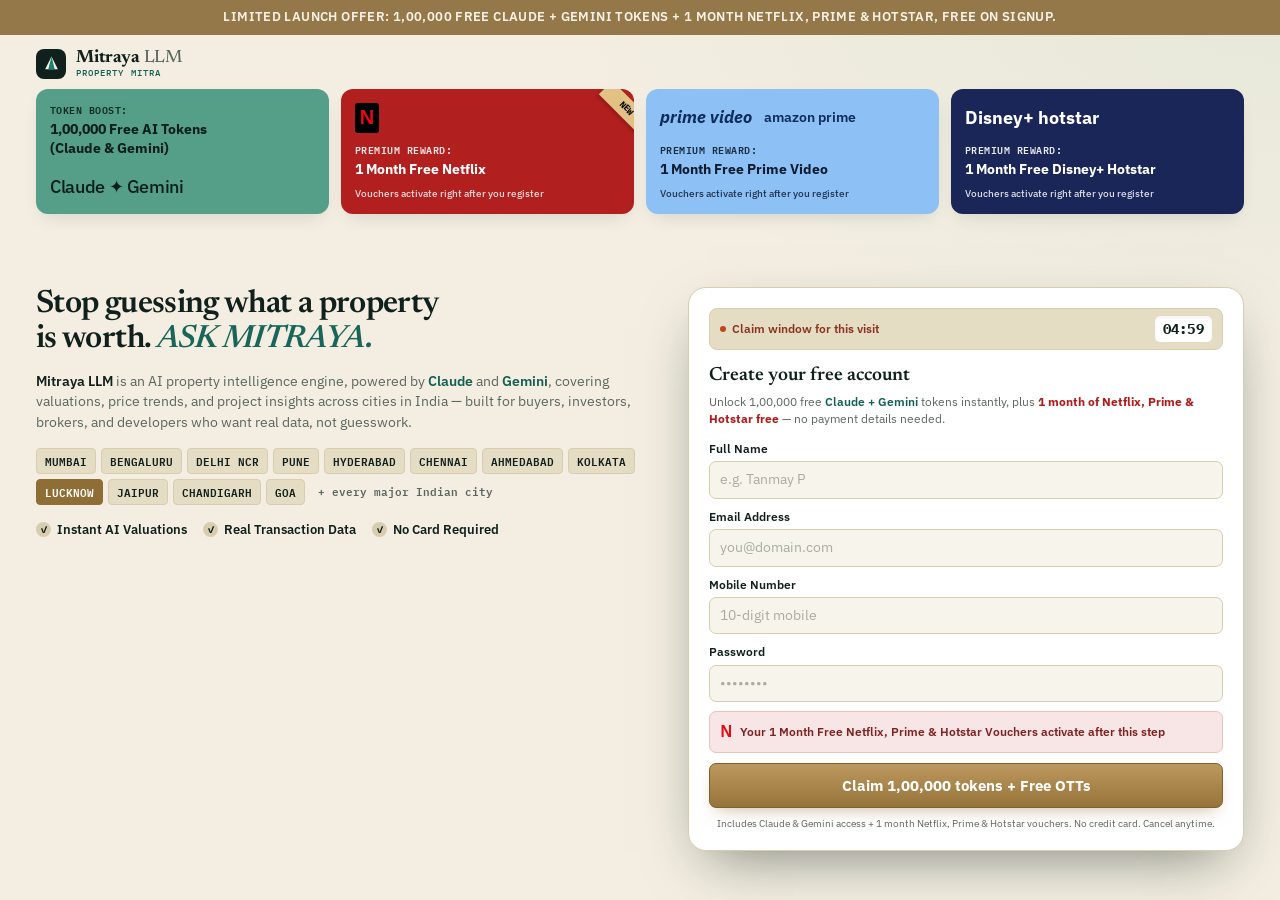
<file: index_old_working.html>
<!DOCTYPE html>
<html lang="en">

<head>
  <meta charset="UTF-8" />
  <meta name="viewport" content="width=device-width, initial-scale=1.0" />
  <title>Mitraya LLM — Property Mitra | Free AI Property Intelligence</title>
  <meta name="description"
    content="Get instant AI-powered property valuations across every major Indian city. Register now and claim 1,00,000 free Claude + Gemini tokens for property analysis." />

  <!-- Fonts -->
  <link rel="preconnect" href="https://fonts.googleapis.com" />
  <link rel="preconnect" href="https://fonts.gstatic.com" crossorigin />
  <link
    href="https://fonts.googleapis.com/css2?family=IBM+Plex+Mono:wght@400;500;600;700&family=IBM+Plex+Sans:wght@400;500;600;700&family=Newsreader:ital,opsz,wght@0,6..72,500;0,6..72,600;0,6..72,700;1,6..72,500&display=swap"
    rel="stylesheet" />

  <style>
    /* ============================================================
   Mitraya LLM — "Property Mitra"
   ------------------------------------------------------------
   DESIGN PLAN
   Subject   : an AI reading land-transaction records to price
               Indian property — closer to a surveyor's instrument
               than a generic SaaS dashboard.
   Palette   : pine-ink ground (not navy), aged-parchment paper,
               signal teal (the "AI reads the data" accent),
               survey gold (valuation/currency), claim-red (urgency)
   Type      : Newsreader (display serif, editorial/trustworthy)
               + IBM Plex Sans (body) + IBM Plex Mono (data figures)
   ============================================================ */

    :root {
      --ink: #10201C;
      --ink-2: #172B25;
      --ink-line: #25423A;
      --paper: #F3EEE1;
      --paper-2: #E5DCC4;
      --paper-line: #D8CDAE;
      --teal: #1B8272;
      --teal-deep: #125F53;
      --teal-soft: #DCEEEA;
      --gold: #B8862E;
      --gold-deep: #8E661F;
      --gold-soft: #F0E2C2;
      --claim: #C1441E;
      --claim-deep: #9C3517;
      --claim-soft: #F7E1D6;
      --slate: #5C6660;
      --slate-d: #9AA69E;
      --white: #FFFFFF;
      --rust: #B33B2C;

      --maxw: 1280px;
      --pad: clamp(14px, 3vw, 36px);
      --r: 12px;
      --r-lg: 18px;

      --shadow: 0 14px 36px -18px rgba(16, 32, 28, .4);
      --shadow-card: 0 22px 56px -20px rgba(16, 32, 28, .55);

      --ease: cubic-bezier(.22, .61, .36, 1);
    }

    /* ── RESET ───────────────────────────────────────────────── */
    * {
      box-sizing: border-box;
      margin: 0;
      padding: 0;
    }

    html,
    body {
      height: 100%;
    }

    body {
      font-family: 'IBM Plex Sans', system-ui, sans-serif;
      background: var(--paper);
      color: var(--ink);
      line-height: 1.45;
      -webkit-font-smoothing: antialiased;
      overflow-y: auto; /* Enabled vertical scrolling to prevent cutoffs */
      overflow-x: hidden;
    }

    a {
      color: inherit;
      text-decoration: none;
    }

    ul,
    ol {
      list-style: none;
    }

    strong {
      font-weight: 600;
    }

    button {
      font: inherit;
    }

    .wrap {
      width: 100%;
      max-width: var(--maxw);
      margin-inline: auto;
      padding-inline: var(--pad);
    }

    /* ── APP SHELL ───────────────────────────────────────────── */
    .app {
      min-height: 100vh;
      min-height: 100dvh;
      display: flex;
      flex-direction: column;
      background:
        radial-gradient(1200px 600px at 100% 0%, rgba(27, 130, 114, .06), transparent 60%),
        var(--paper);
    }

    /* ── TOP BANNER ──────────────────────────────────────────── */
    .top-banner {
      background: #957849;
      color: #F8F3E6;
      text-align: center;
      padding: 8px 16px;
      font-size: 0.8rem;
      font-weight: 600;
      letter-spacing: 0.03em;
      text-transform: uppercase;
      z-index: 60;
      position: relative;
    }

    /* ── TOP BAR ─────────────────────────────────────────────── */
    .topbar {
      flex: 0 0 auto;
      background: transparent;
      z-index: 50;
      padding-top: 4px;
    }

    .topbar-in {
      display: flex;
      align-items: center;
      justify-content: flex-start;
      height: 50px;
      gap: 16px;
    }

    .brand {
      display: inline-flex;
      align-items: center;
      gap: 10px;
      font-weight: 700;
    }

    .brand-mark {
      width: 30px;
      height: 30px;
      border-radius: 8px;
      flex: 0 0 auto;
      background: var(--ink);
      display: grid;
      place-items: center;
      position: relative;
    }

    .brand-mark svg {
      width: 17px;
      height: 17px;
      display: block;
    }

    .brand-stack {
      display: flex;
      flex-direction: column;
      line-height: 1.08;
    }

    .brand-word {
      font-family: 'Newsreader', serif;
      font-size: 1.12rem;
      letter-spacing: -.01em;
    }

    .brand-word .dim {
      color: var(--slate);
      font-weight: 500;
    }

    .brand-tag {
      font-family: 'IBM Plex Mono', monospace;
      font-size: .55rem;
      font-weight: 500;
      letter-spacing: .12em;
      color: var(--teal-deep);
    }

    .live-dot {
      width: 6px;
      height: 6px;
      border-radius: 50%;
      background: var(--claim);
      animation: pulse 1.6s infinite;
      flex: 0 0 auto;
    }

    @keyframes pulse {
      0%, 100% { opacity: 1 }
      50% { opacity: .3 }
    }

    /* ── MAIN STAGE ──────────────────────────────────────────── */
    .stage {
      flex: 1 1 auto;
      display: flex;
      align-items: stretch;
      padding-bottom: 30px;
    }

    .stage-grid {
      width: 100%;
      max-width: var(--maxw);
      margin-inline: auto;
      padding-inline: var(--pad);
      display: grid;
      grid-template-columns: 1.05fr .95fr;
      gap: clamp(20px, 3vw, 40px);
      align-items: flex-start;
    }

    /* ── HERO 4-CARD ROW ─────────────────────────────────────── */
    .hero-cards-row {
      grid-column: 1 / -1;
      display: grid;
      grid-template-columns: repeat(4, 1fr);
      gap: 12px;
      margin-bottom: 16px;
    }

    .hcard {
      border-radius: 12px;
      padding: 14px 14px;
      display: flex;
      flex-direction: column;
      position: relative;
      box-shadow: 0 8px 20px -8px rgba(0,0,0,0.15);
      overflow: hidden;
    }

    .hcard-green { background: #559e88; color: #0a1f18; }
    .hcard-red { background: #b11f1f; color: #fff; }
    .hcard-lblue { background: #8dc1f5; color: #0f1c30; }
    .hcard-dblue { background: #1a2558; color: #fff; }

    .hcard-title-sm {
      font-family: 'IBM Plex Mono', monospace;
      font-size: 0.6rem;
      font-weight: 600;
      letter-spacing: 0.05em;
      margin-bottom: 4px;
      text-transform: uppercase;
      opacity: 0.9;
    }

    .hcard-title-lg {
      font-family: 'IBM Plex Sans', sans-serif;
      font-size: 0.9rem;
      font-weight: 700;
      line-height: 1.3;
      margin-bottom: auto;
      padding-bottom: 8px;
    }

    .hcard-foot {
      font-size: 0.65rem;
      opacity: 0.85;
      line-height: 1.2;
      font-weight: 500;
    }

    .hcard-logo-area {
      height: 30px;
      margin-bottom: 10px;
      display: flex;
      align-items: center;
      gap: 6px;
    }

    .hcard-logos-text {
      font-family: 'IBM Plex Sans', sans-serif;
      font-size: 1.1rem;
      font-weight: 500;
      letter-spacing: -0.02em;
    }

    .n-logo-large {
      background: #000;
      color: #e50914;
      width: 24px;
      height: 30px;
      display: flex;
      align-items: center;
      justify-content: center;
      font-size: 1.25rem;
      font-weight: 900;
      font-family: Arial, sans-serif;
      border-radius: 3px;
    }

    .badge-new {
      position: absolute;
      top: 10px;
      right: -22px;
      background: #e2c284;
      color: #000;
      font-family: 'IBM Plex Mono', monospace;
      font-size: 0.55rem;
      font-weight: 700;
      padding: 3px 22px;
      transform: rotate(45deg);
      box-shadow: 0 2px 4px rgba(0,0,0,0.2);
    }

    /* ── LEFT: PITCH ─────────────────────────────────────────── */
    .pitch {
      min-width: 0;
    }

    .hero-h {
      font-family: 'Newsreader', serif;
      font-weight: 600;
      font-size: clamp(1.6rem, 2.5vw, 2.6rem);
      line-height: 1.1;
      letter-spacing: -.02em;
      margin-bottom: 14px;
    }

    .survey-underline {
      position: relative;
      white-space: nowrap;
      color: #1a6559;
      font-style: italic;
      text-transform: uppercase;
    }

    .hero-sub {
      font-size: clamp(0.85rem, 0.98vw, 0.98rem);
      color: var(--slate);
      max-width: 44em;
      margin-bottom: 16px;
      line-height: 1.5;
    }

    .hero-sub strong {
      color: var(--ink);
    }

    .hero-sub .model-name {
      font-weight: 600;
      color: var(--teal-deep);
    }

    .coverage {
      display: flex;
      flex-wrap: wrap;
      gap: 5px;
      margin-bottom: 16px;
    }

    .coverage span {
      font-size: .68rem;
      font-weight: 600;
      color: var(--ink);
      background: var(--paper-2);
      border: 1px solid var(--paper-line);
      padding: 4px 8px;
      border-radius: 4px;
      font-family: 'IBM Plex Mono', monospace;
    }

    .coverage span.active-city {
      background: #8E6E34;
      color: #fff;
      border-color: #8E6E34;
    }

    .coverage span.more {
      color: var(--slate);
      background: transparent;
      border: none;
    }

    .hero-trust {
      display: flex;
      flex-wrap: wrap;
      gap: 10px 16px;
      margin-bottom: 12px;
    }

    .hero-trust li {
      display: flex;
      align-items: center;
      gap: 6px;
      font-size: .8rem;
      color: var(--ink);
      font-weight: 600;
    }

    .tick {
      display: inline-grid;
      place-items: center;
      width: 15px;
      height: 15px;
      flex: 0 0 15px;
      border-radius: 50%;
      background: var(--paper-line);
      color: var(--ink);
      font-size: .55rem;
      font-weight: 700;
    }

    /* ── RIGHT: FORM CARD ────────────────────────────────────── */
    .form-card {
      background: var(--white);
      color: var(--ink);
      border-radius: var(--r-lg);
      box-shadow: var(--shadow-card);
      border: 1px solid var(--paper-line);
      padding: clamp(14px, 2vw, 20px);
      display: flex;
      flex-direction: column;
      position: relative;
    }

    .timer-band {
      display: flex;
      align-items: center;
      justify-content: space-between;
      gap: 10px;
      background: var(--paper-2);
      border: 1px solid var(--paper-line);
      border-radius: 8px;
      padding: 7px 10px;
      margin-bottom: 12px;
    }

    .timer-band-l {
      display: flex;
      align-items: center;
      gap: 6px;
      font-size: .72rem;
      font-weight: 600;
      color: #8a341e;
    }

    .timer-clock {
      font-family: 'IBM Plex Mono', monospace;
      font-weight: 700;
      font-size: .88rem;
      color: var(--ink);
      background: #fff;
      padding: 3px 8px;
      border-radius: 5px;
      letter-spacing: .02em;
      min-width: 50px;
      text-align: center;
      box-shadow: inset 0 2px 4px rgba(0,0,0,0.05);
    }

    .form-title {
      font-family: 'Newsreader', serif;
      font-size: 1.2rem;
      font-weight: 600;
      margin-bottom: 3px;
    }

    .form-title-sub {
      font-size: .78rem;
      color: var(--slate);
      margin-bottom: 12px;
      line-height: 1.4;
    }

    .form-title-sub .models {
      color: var(--teal-deep);
      font-weight: 600;
    }
    
    .form-title-sub .netflix {
      color: #b31b1b;
      font-weight: 700;
    }

    .field {
      margin-bottom: 9px;
    }

    .field label {
      display: block;
      font-size: .74rem;
      font-weight: 600;
      margin-bottom: 4px;
      color: var(--ink);
    }

    .field input {
      width: 100%;
      font: inherit;
      font-size: .85rem;
      color: var(--ink);
      background: #f7f4ec;
      border: 1.5px solid var(--paper-line);
      border-radius: 7px;
      padding: 8px 10px;
      transition: border-color .15s, box-shadow .15s;
    }

    .field input::placeholder {
      color: #a9ad9f;
    }

    .field input:focus {
      outline: none;
      border-color: var(--teal);
      box-shadow: 0 0 0 3px rgba(27, 130, 114, .14);
      background: #fff;
    }

    .field input.invalid {
      border-color: var(--rust);
    }

    .err {
      display: none;
      color: var(--rust);
      font-size: .7rem;
      margin-top: 3px;
      font-weight: 500;
    }

    .err.show {
      display: block;
    }

    .netflix-notice {
      background: #F8E5E5;
      color: #7D2121;
      border: 1px solid #E8C1C1;
      padding: 8px 10px;
      border-radius: 7px;
      font-size: 0.74rem;
      font-weight: 600;
      display: flex;
      align-items: center;
      gap: 8px;
      margin-bottom: 10px;
    }
    
    .netflix-notice .n-icon {
      color: #e50914;
      font-weight: 900;
      font-size: 1rem;
      font-family: Arial, sans-serif;
    }

    .form-fine {
      font-size: .65rem;
      color: var(--slate);
      text-align: center;
      margin-top: 8px;
      line-height: 1.4;
    }

    /* ── BUTTONS ─────────────────────────────────────────────── */
    .btn {
      display: inline-flex;
      align-items: center;
      justify-content: center;
      gap: 8px;
      font-family: 'IBM Plex Sans', sans-serif;
      font-weight: 700;
      font-size: 0.92rem;
      padding: 11px 16px;
      border-radius: 7px;
      border: 0;
      cursor: pointer;
      transition: transform .16s var(--ease), box-shadow .16s var(--ease), background .16s var(--ease);
    }

    .btn-solid {
      background: linear-gradient(to bottom, #bd985e, #967439);
      color: #fff;
      box-shadow: 0 8px 18px -8px rgba(150, 116, 57, .55);
      border: 1px solid #7d602e;
    }

    .btn-solid:hover {
      background: linear-gradient(to bottom, #ac8a53, #856633);
      transform: translateY(-2px);
      box-shadow: 0 12px 22px -8px rgba(150, 116, 57, .6);
    }

    .btn-block {
      width: 100%;
    }

    .btn:disabled {
      opacity: .45;
      cursor: not-allowed;
      transform: none;
      box-shadow: none;
    }

    /* ── STATES (OTP, DUPE) ──────────────────────────────────── */
    .form-state {
      text-align: center;
      padding: 8px 4px 4px;
    }

    .state-ico {
      width: 44px;
      height: 44px;
      border-radius: 50%;
      margin: 0 auto 12px;
      display: grid;
      place-items: center;
      font-size: 1.2rem;
      font-weight: 700;
    }

    .success .state-ico {
      background: var(--teal-soft);
      color: var(--teal-deep);
    }

    .dupe .state-ico {
      background: #F7DFDB;
      color: var(--rust);
    }

    .form-state h3 {
      font-family: 'Newsreader', serif;
      font-size: 1.15rem;
      font-weight: 600;
      margin-bottom: 6px;
    }

    .form-state p {
      color: var(--slate);
      font-size: .82rem;
      margin-bottom: 14px;
    }

    .otp-input {
      letter-spacing: .4rem !important;
      text-align: center;
      font-family: 'IBM Plex Mono', monospace;
      font-size: 1.15rem !important;
    }

    /* ── RESPONSIVE ──────────────────────────────────────────── */
    @media (max-width:900px) {
      .stage-grid {
        grid-template-columns: 1fr;
        padding-block: 14px;
      }

      .hero-cards-row {
        grid-template-columns: 1fr 1fr;
      }

      .coverage {
        display: none;
      }
    }
    
    @media (max-width:550px) {
      .hero-cards-row {
        grid-template-columns: 1fr;
      }
    }

    @media (prefers-reduced-motion:reduce) {
      * {
        animation: none !important;
        transition: none !important;
      }
    }
  </style>
</head>

<body>

  <div class="app">

    <div class="top-banner">
      LIMITED LAUNCH OFFER: 1,00,000 free Claude + Gemini tokens + 1 Month NETFLIX, PRIME &amp; HOTSTAR, free on signup.
    </div>

    <header class="topbar">
      <div class="wrap topbar-in">
        <a href="/" class="brand">
          <span class="brand-mark">
            <svg viewBox="0 0 24 24" fill="none" xmlns="http://www.w3.org/2000/svg">
              <path d="M12 2L21 20H3L12 2Z" fill="#F3EEE1" />
              <path d="M12 2L16.5 20H7.5L12 2Z" fill="#1B8272" />
            </svg>
          </span>
          <span class="brand-stack">
            <span class="brand-word">Mitraya <span class="dim">LLM</span></span>
            <span class="brand-tag">PROPERTY MITRA</span>
          </span>
        </a>
      </div>
    </header>

    <main class="stage">
      <div class="stage-grid">

        <!-- ── HERO 4-CARD ROW ───────────────────────────────────── -->
        <div class="hero-cards-row">
            
          <!-- Card 1 -->
          <div class="hcard hcard-green">
            <div class="hcard-title-sm">TOKEN BOOST:</div>
            <div class="hcard-title-lg">1,00,000 Free AI Tokens<br>(Claude &amp; Gemini)</div>
            <div class="hcard-logos-text">Claude ✦ Gemini</div>
          </div>
          
          <!-- Card 2 -->
          <div class="hcard hcard-red">
            <div class="badge-new">NEW</div>
            <div class="hcard-logo-area">
              <div class="n-logo-large">N</div>
            </div>
            <div class="hcard-title-sm">PREMIUM REWARD:</div>
            <div class="hcard-title-lg">1 Month Free Netflix</div>
            <div class="hcard-foot">Vouchers activate right after you register</div>
          </div>
          
          <!-- Card 3 -->
          <div class="hcard hcard-lblue">
            <div class="hcard-logo-area">
              <div style="font-weight:900; font-style:italic; font-size:1.05rem; color:#0f2b5a;">prime video</div>
              <div style="margin-left:6px; font-weight:600; font-size:0.85rem; color:#0f2b5a; display:flex; align-items:center;">amazon prime</div>
            </div>
            <div class="hcard-title-sm">PREMIUM REWARD:</div>
            <div class="hcard-title-lg">1 Month Free Prime Video</div>
            <div class="hcard-foot">Vouchers activate right after you register</div>
          </div>
          
          <!-- Card 4 -->
          <div class="hcard hcard-dblue">
            <div class="hcard-logo-area">
              <div style="font-weight:700; font-size:1.15rem; color:#fff;">Disney+ hotstar</div>
            </div>
            <div class="hcard-title-sm">PREMIUM REWARD:</div>
            <div class="hcard-title-lg">1 Month Free Disney+ Hotstar</div>
            <div class="hcard-foot">Vouchers activate right after you register</div>
          </div>
          
        </div>

        <!-- ── LEFT: PITCH ───────────────────────────────────────── -->
        <div class="pitch">

          <h1 class="hero-h">
            Stop guessing what a property<br>
            is worth. <span class="survey-underline">ASK MITRAYA.</span>
          </h1>

          <p class="hero-sub">
            <strong>Mitraya LLM</strong> is an AI property intelligence engine, powered by <span
              class="model-name">Claude</span> and <span class="model-name">Gemini</span>, covering valuations, price
            trends, and project insights across cities in India — built for buyers, investors, brokers, and developers
            who want real data, not guesswork.
          </p>

          <div class="coverage">
            <span>MUMBAI</span><span>BENGALURU</span><span>DELHI NCR</span>
            <span>PUNE</span><span>HYDERABAD</span><span>CHENNAI</span>
            <span>AHMEDABAD</span><span>KOLKATA</span><span class="active-city">LUCKNOW</span>
            <span>JAIPUR</span><span>CHANDIGARH</span><span>GOA</span>
            <span class="more">+ every major Indian city</span>
          </div>

          <ul class="hero-trust">
            <li><span class="tick">✓</span> Instant AI Valuations</li>
            <li><span class="tick">✓</span> Real Transaction Data</li>
            <li><span class="tick">✓</span> No Card Required</li>
          </ul>

        </div>

        <!-- ── RIGHT: FORM CARD ──────────────────────────────────── -->
        <div class="form-card">

          <div class="timer-band">
            <div class="timer-band-l"><span class="live-dot"></span> Claim window for this visit</div>
            <div class="timer-clock" id="offerTimer">04:45</div>
          </div>

          <!-- STEP 1: REGISTRATION FORM -->
          <form id="regForm" novalidate>
            <div class="form-title">Create your free account</div>
            <div class="form-title-sub">Unlock 1,00,000 free <span class="models">Claude + Gemini</span> tokens
              instantly, plus <span class="netflix">1 month of Netflix, Prime &amp; Hotstar free</span> — no payment details needed.</div>

            <div class="field">
              <label for="full_name">Full Name</label>
              <input id="full_name" type="text" placeholder="e.g. Tanmay P" required autocomplete="name" />
              <span class="err" data-err="full_name">Please enter your name.</span>
            </div>

            <div class="field">
              <label for="email">Email Address</label>
              <input id="email" type="email" placeholder="you@domain.com" required autocomplete="email" />
              <span class="err" data-err="email">Enter a valid email.</span>
            </div>

            <div class="field">
              <label for="mobile">Mobile Number</label>
              <input id="mobile" type="tel" maxlength="10" placeholder="10-digit mobile" required autocomplete="tel" />
              <span class="err" data-err="mobile">Enter a valid 10-digit mobile.</span>
            </div>

            <div class="field">
              <label for="password">Password</label>
              <input id="password" type="password" placeholder="••••••••" required autocomplete="new-password" />
              <span class="err" data-err="password">Password must be at least 6 characters.</span>
            </div>
            
            <div class="netflix-notice">
              <span class="n-icon">N</span> <span>Your 1 Month Free Netflix, Prime &amp; Hotstar Vouchers activate after this step</span>
            </div>

            <button id="submitRegBtn" type="submit" class="btn btn-solid btn-block">
              Claim 1,00,000 tokens + Free OTTs
            </button>
            <p class="form-fine">Includes Claude &amp; Gemini access + 1 month Netflix, Prime &amp; Hotstar vouchers. No credit card. Cancel anytime.</p>
          </form>

          <!-- STEP 2: OTP VERIFICATION -->
          <form id="otpForm" class="form-state" style="display:none;" novalidate>
            <div class="state-ico">✉️</div>
            <h3>Verify your account</h3>
            <p>We've sent a 6-digit code to your email/mobile. Enter it below to unlock your Claude + Gemini tokens.</p>

            <div class="field">
              <input id="otpCode" class="otp-input" type="text" maxlength="6" placeholder="------" required />
              <span class="err" data-err="otpCode">Please enter the 6 digit code.</span>
            </div>

            <button id="submitOtpBtn" type="submit" class="btn btn-solid btn-block">
              Verify &amp; unlock Claude + Gemini tokens
            </button>
          </form>

          <!-- DUPLICATE/EXISTING USER STATE -->
          <div id="dupeState" class="form-state dupe" style="display:none;">
            <div class="state-ico">↻</div>
            <h3>Account already exists</h3>
            <p id="dupeMsg">This mobile or email is already registered with Mitraya.</p>
            <button onclick="window.location.href='https://app.mitrayallm.com/'" class="btn btn-solid btn-block">
              Go to Login
            </button>
          </div>

        </div>

      </div>
    </main>

  </div>

  <script>
    /* ============================================================
       Mitraya LLM — Frontend Logic
       ------------------------------------------------------------
       1) POST /api/realstate/register (Local backend check)
       2) POST /api/realstate/verify (Local backend + External API)
       3) GET Convert API (Only fires if Verify is 200 OK)
       ============================================================ */

    const BACKEND_BASE = 'https://asia-south1-deploying-4c386.cloudfunctions.net/leadgeneration_api';
    const CONVERT_URL = 'https://asia-south1-deploying-4c386.cloudfunctions.net/global_api/api/convert';
    const DEFAULT_PAYOUT = '0.3';

    // DOM Helpers
    const byId = id => document.getElementById(id);
    const toggleErr = (id, show) => {
      document.querySelector(`.err[data-err="${id}"]`).classList.toggle('show', show);
      byId(id).classList.toggle('invalid', show);
    };

    // URL Params Extractor for S2S Tracking
    function getTrackingParams() {
      const q = new URLSearchParams(window.location.search);
      return {
        pid: q.get('pid') || null,
        oid: q.get('oid') || null,
        clid: q.get('clid') || null,
        sub1: q.get('sub1') || null,
        zone: q.get('zone') || q.get('sub2') || null,
        utm_source: q.get('utm_source') || null,
        cost: q.get('cost') || null,
        payout: q.get('payout') || DEFAULT_PAYOUT,
        goal: '1',
        landingUrl: window.location.href
      };
    }

    // Postback Trigger (Fires strictly on successful verification)
    function sendConversion(tracking) {
      if (!tracking.clid && !tracking.pid) return; // Prevent empty fires

      let url = `${CONVERT_URL}?goal=1&payout=${encodeURIComponent(tracking.payout)}`;
      ['pid', 'oid', 'clid', 'sub1', 'zone', 'utm_source', 'cost'].forEach(key => {
        if (tracking[key]) url += `&${key}=${encodeURIComponent(tracking[key])}`;
      });

      console.log('Firing Conversion Postback:', url);
      fetch(url).catch(e => console.error('Conversion tracking error:', e));
    }

    // Global State
    let pendingUser = null;

    /* ── STEP 1: Registration Handler ─────────────────────────── */
    byId('regForm').addEventListener('submit', async (e) => {
      e.preventDefault();

      const fn = byId('full_name').value.trim();
      const em = byId('email').value.trim();
      const mb = byId('mobile').value.trim();
      const pw = byId('password').value;

      let valid = true;
      if (fn.length < 2) { toggleErr('full_name', true); valid = false; } else toggleErr('full_name', false);
      if (!/^[^\s@]+@[^\s@]+\.[^\s@]+$/.test(em)) { toggleErr('email', true); valid = false; } else toggleErr('email', false);
      if (!/^[6-9]\d{9}$/.test(mb)) { toggleErr('mobile', true); valid = false; } else toggleErr('mobile', false);
      if (pw.length < 6) { toggleErr('password', true); valid = false; } else toggleErr('password', false);

      if (!valid) return;

      const btn = byId('submitRegBtn');
      btn.disabled = true; btn.textContent = 'Registering…';

      pendingUser = { full_name: fn, email: em, mobile: mb, password: pw, tracking: getTrackingParams() };

      try {
        const res = await fetch(`${BACKEND_BASE}/api/realstate/register`, {
          method: 'POST',
          headers: { 'Content-Type': 'application/json' },
          body: JSON.stringify({ full_name: fn, email: em, mobile: mb, password: pw })
        });

        const data = await res.json();

        if (res.status === 409) {
          byId('regForm').style.display = 'none';
          byId('dupeState').style.display = 'block';

          // Construct the login URL with the submitted email/mobile as query params
          const targetEmail = encodeURIComponent(em);
          const targetMobile = encodeURIComponent(mb);
          const loginUrl = `https://app.mitrayallm.com/login?email=${targetEmail}&mobile=${targetMobile}`;

          // 1. If you have a "Go to Login" button in your HTML (inside #dupeState), attach the link:
          const loginBtn = document.querySelector('#dupeState button') || document.querySelector('#dupeState a');
          if (loginBtn) {
            loginBtn.onclick = () => { window.location.href = loginUrl; };
          }

          // 2. Redirect automatically after 2.5 seconds
          setTimeout(() => {
            window.location.href = loginUrl;
          }, 2500);

          return;
        }

        if (!res.ok) throw new Error(data.message || 'Registration failed');

        byId('regForm').style.display = 'none';
        byId('otpForm').style.display = 'block';

      } catch (err) {
        alert(err.message);
        btn.disabled = false; btn.textContent = 'Claim 1,00,000 tokens + Free OTTs';
      }
    });

    /* ── STEP 2: OTP Verification Handler ─────────────────────── */
    byId('otpForm').addEventListener('submit', async (e) => {
      e.preventDefault();
      const code = byId('otpCode').value.trim();

      if (code.length < 4) { toggleErr('otpCode', true); return; } else toggleErr('otpCode', false);

      const btn = byId('submitOtpBtn');
      btn.disabled = true; btn.textContent = 'Verifying…';

      try {
        const res = await fetch(`${BACKEND_BASE}/api/realstate/verify`, {
          method: 'POST',
          headers: { 'Content-Type': 'application/json' },
          body: JSON.stringify({ ...pendingUser, code: code })
        });

        const data = await res.json();
        if (!res.ok) throw new Error(data.message || 'Invalid verification code');

        sendConversion(pendingUser.tracking);

        btn.textContent = 'Success! Redirecting…';
        btn.style.background = '#125F53';

        const userEmail = encodeURIComponent(pendingUser.email);
        setTimeout(() => {
          window.location.href = `https://app.mitrayallm.com/login?email=${userEmail}`;
        }, 1000);

      } catch (err) {
        alert(err.message);
        btn.disabled = false; btn.textContent = 'Verify & unlock Claude + Gemini tokens';
      }
    });

    // Enforce numbers only on mobile input
    byId('mobile').addEventListener('input', e => e.target.value = e.target.value.replace(/\D/g, '').slice(0, 10));

    /* ── FOMO COUNTDOWN — 5:00 rolling window from page load ──── */
    (function startOfferTimer() {
      const el = byId('offerTimer');
      let remaining = 5 * 60; // seconds

      function render() {
        const m = Math.floor(remaining / 60).toString().padStart(2, '0');
        const s = (remaining % 60).toString().padStart(2, '0');
        el.textContent = `${m}:${s}`;
      }
      render();

      const iv = setInterval(() => {
        remaining -= 1;
        if (remaining <= 0) {
          remaining = 0;
          render();
          el.textContent = 'Refreshing…';
          setTimeout(() => { remaining = 5 * 60; render(); }, 1500);
          clearInterval(iv);
          startOfferTimer();
          return;
        }
        render();
      }, 1000);
    })();
  </script>
</body>

</html>
</file>
